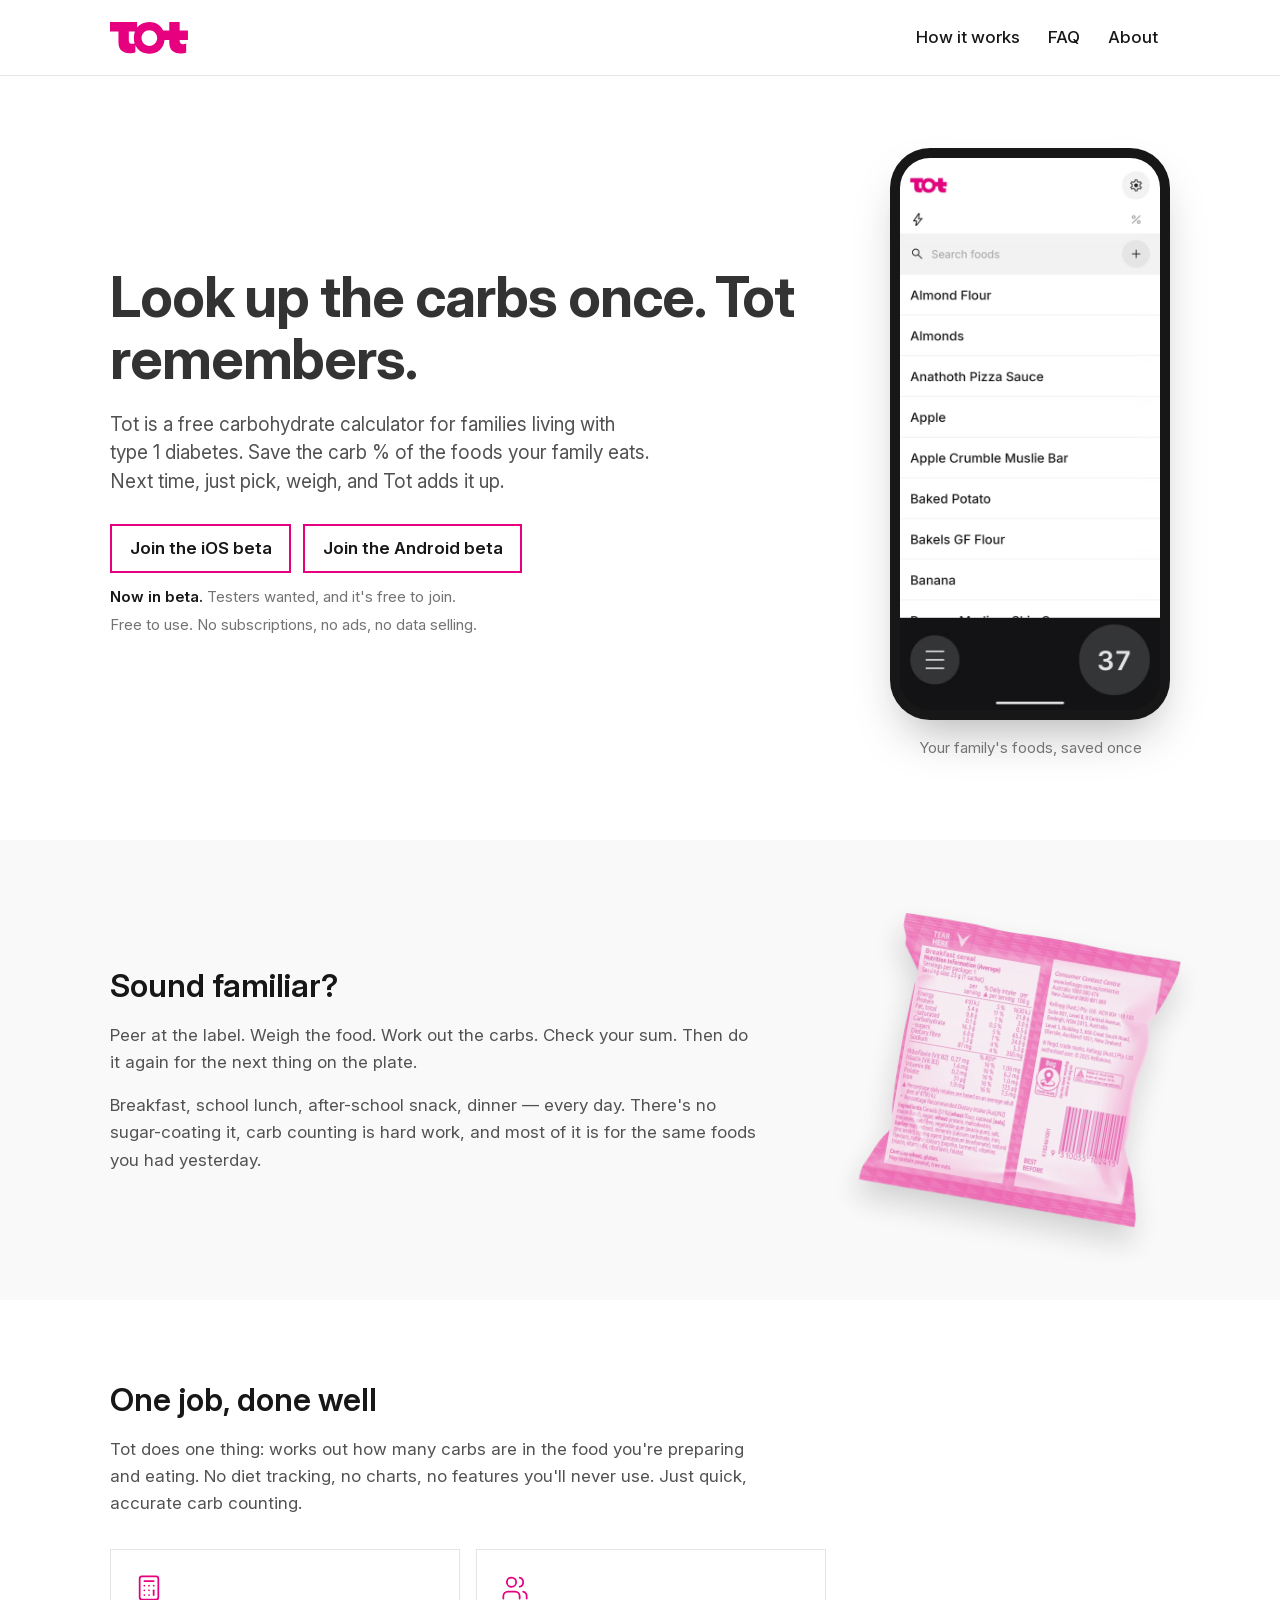
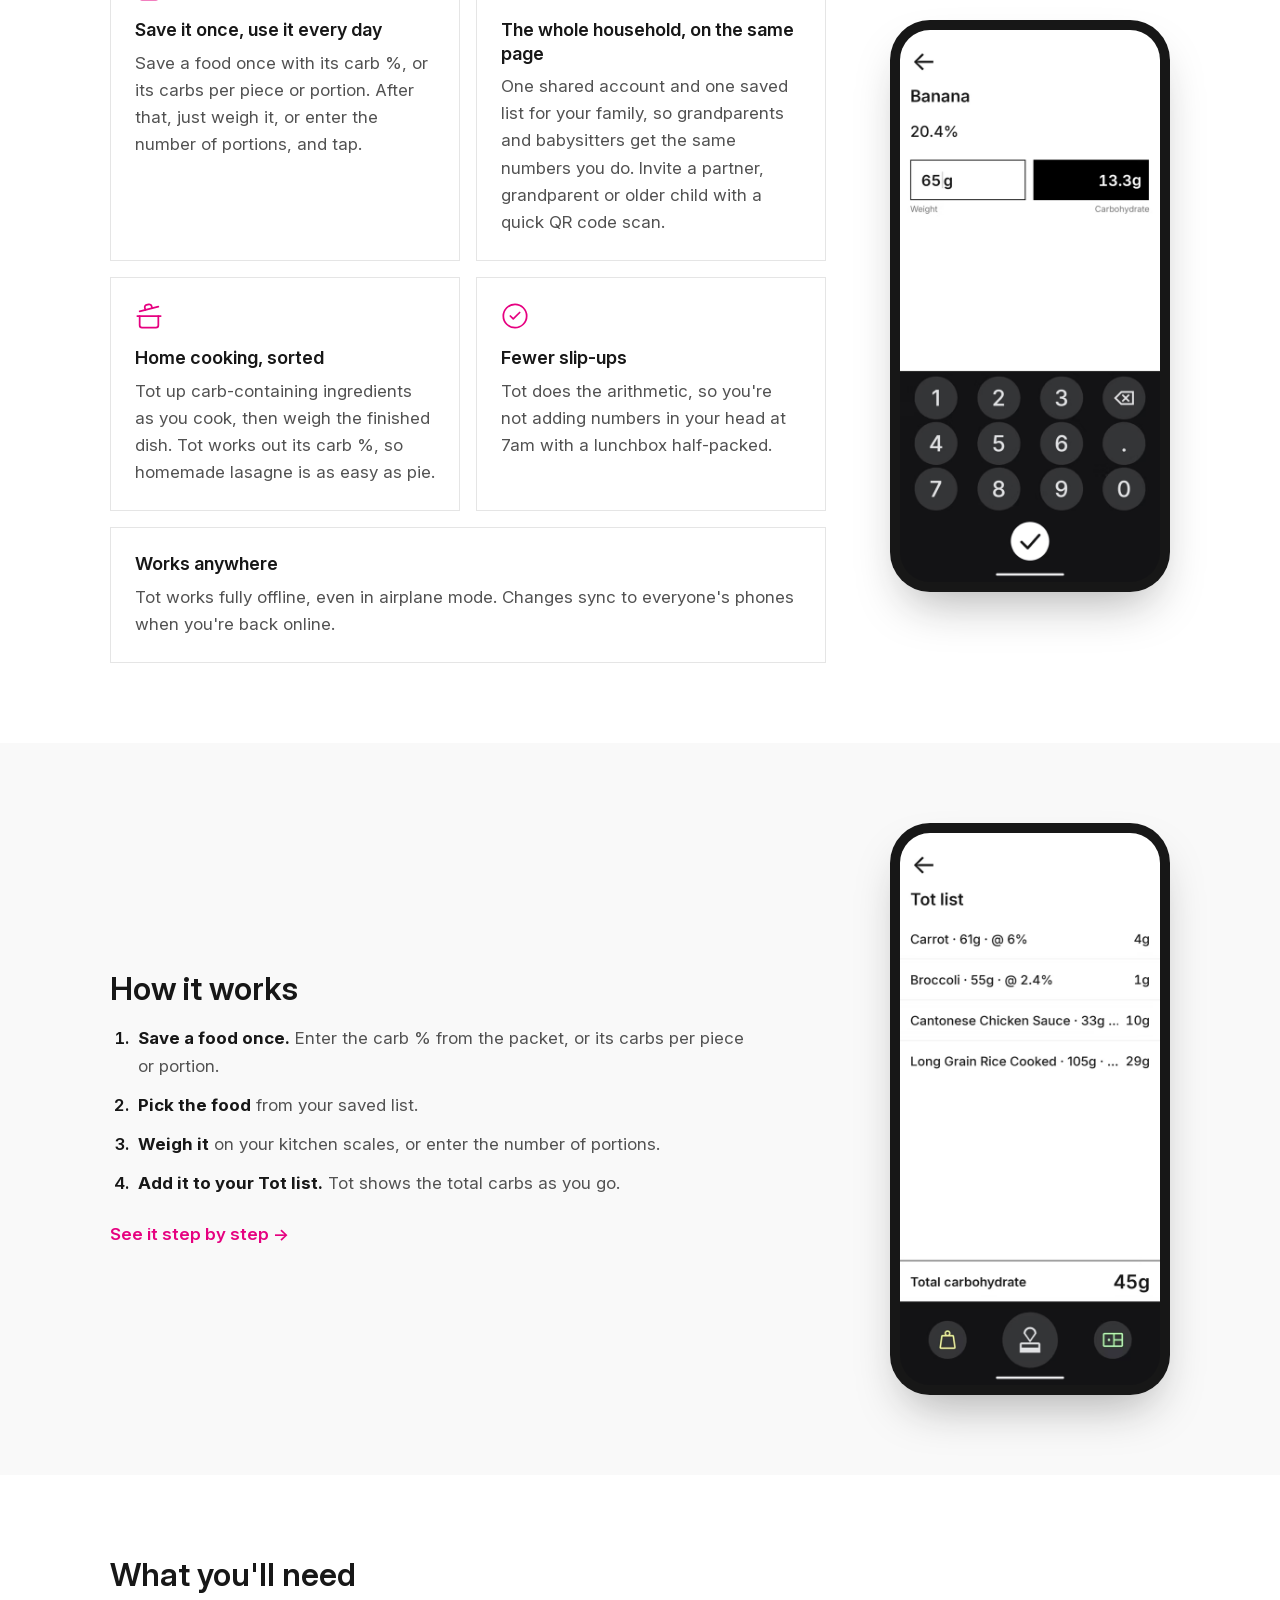
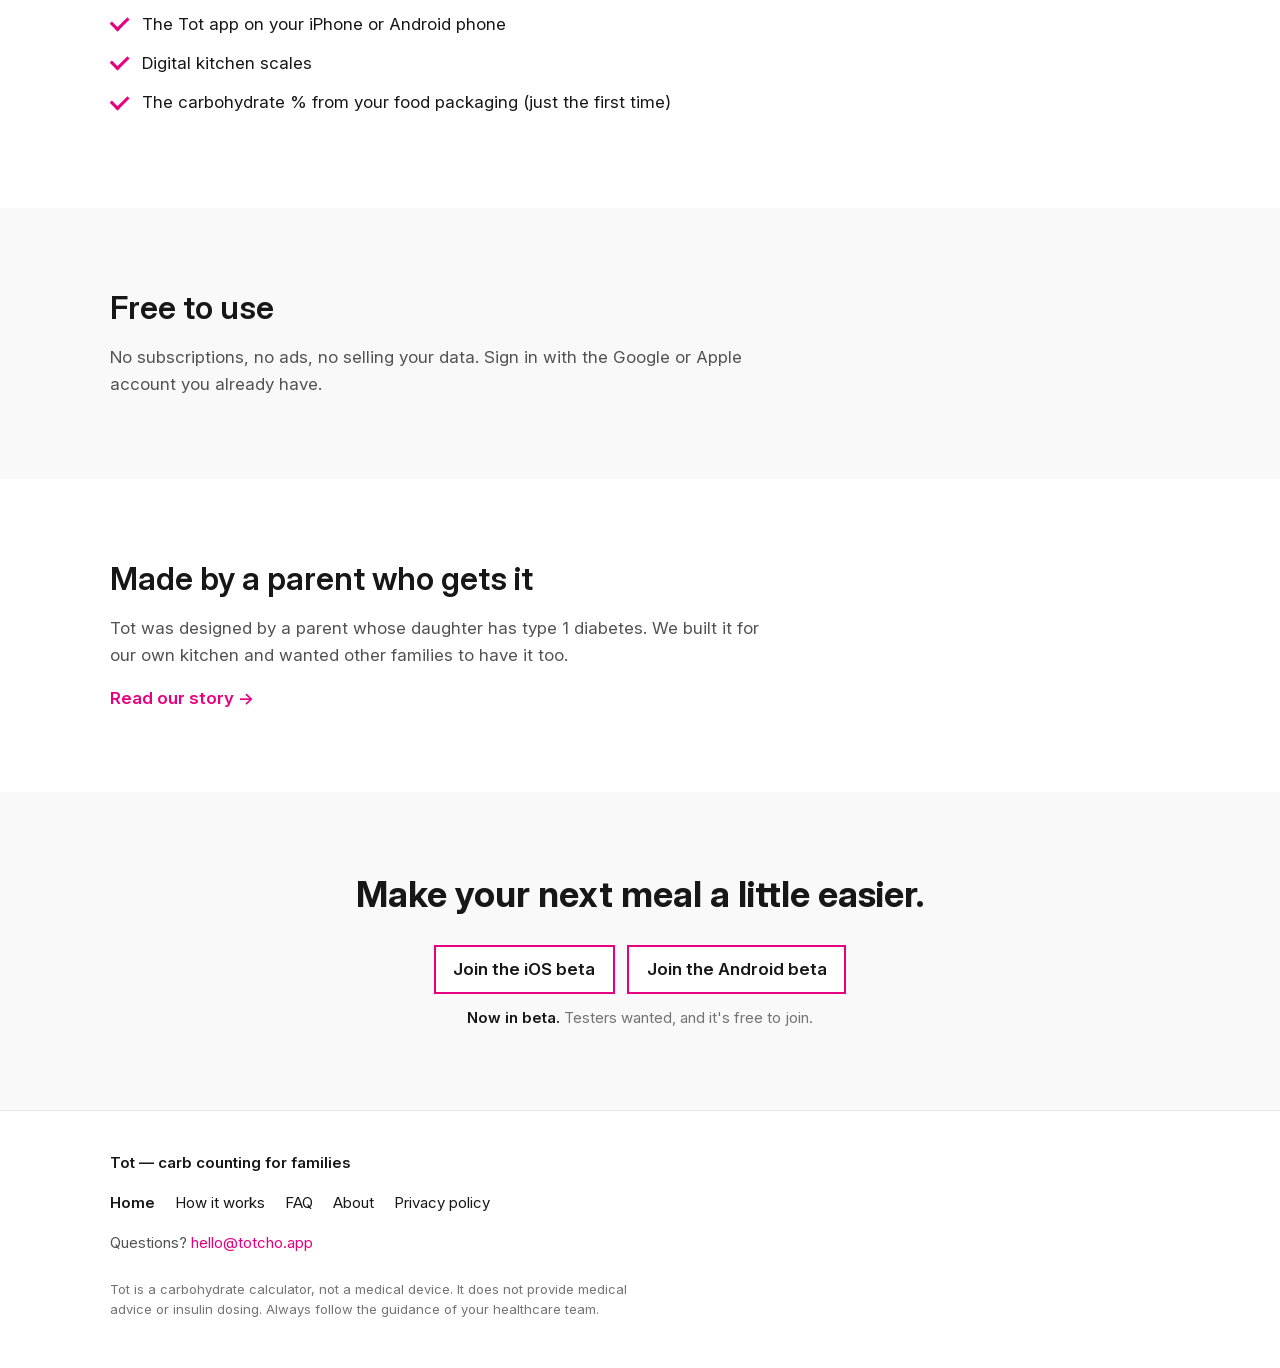
<file: index.html>
<!DOCTYPE html>
<html lang="en-NZ">
  <head>
    <meta charset="utf-8" />
    <meta name="viewport" content="width=device-width, initial-scale=1" />
    <!-- Google tag (gtag.js) -->
    <script async src="https://www.googletagmanager.com/gtag/js?id=G-PL2WRP15CT"></script>
    <script>
      window.dataLayer = window.dataLayer || [];
      function gtag(){dataLayer.push(arguments);}
      gtag('js', new Date());

      gtag('config', 'G-PL2WRP15CT');
    </script>
    <title>Tot — your family's own carb list for type 1 diabetes</title>
    <meta
      name="description"
      content="Save your family's foods once with their carb %. Then just pick, weigh, and Tot adds up the carbs. Free for families living with type 1 diabetes. No ads, no subscriptions."
    />
    <link rel="canonical" href="https://totcho.app/" />
    <meta name="theme-color" content="#E60080" />

    <meta property="og:type" content="website" />
    <meta property="og:title" content="Tot — your family's own carb list for type 1 diabetes" />
    <meta
      property="og:description"
      content="Save your family's foods once with their carb %. Then just pick, weigh, and Tot adds up the carbs. Free for families living with type 1 diabetes. No ads, no subscriptions."
    />
    <meta property="og:url" content="https://totcho.app/" />
    <meta property="og:image" content="https://totcho.app/images/og-image.png" />
    <meta name="twitter:card" content="summary_large_image" />

    <link rel="icon" href="/favicon/favicon.ico" sizes="32x32" />
    <link rel="icon" href="/favicon/favicon.svg" type="image/svg+xml" />
    <link rel="icon" href="/favicon/favicon-96x96.png" type="image/png" sizes="96x96" />
    <link rel="apple-touch-icon" href="/favicon/apple-touch-icon.png" />
    <link rel="manifest" href="/favicon/site.webmanifest" />
    <link rel="preload" href="/fonts/InterVariable-latin.woff2" as="font" type="font/woff2" crossorigin />
    <link rel="stylesheet" href="/styles.css" />
    <script src="/scripts/site-config.js?v=2"></script>
    <script src="/scripts/header.js" defer></script>

    <script type="application/ld+json">
      {
        "@context": "https://schema.org",
        "@type": "SoftwareApplication",
        "name": "Tot",
        "operatingSystem": "iOS, Android",
        "applicationCategory": "HealthApplication",
        "description": "A free carb counting app for families living with type 1 diabetes.",
        "url": "https://totcho.app/",
        "offers": {
          "@type": "Offer",
          "price": "0",
          "priceCurrency": "NZD"
        }
      }
    </script>
  </head>
  <body class="site">
    <a class="skip-link" href="#main">Skip to content</a>

    <header class="site-header">
      <div class="container site-header-inner">
        <a class="site-logo" href="/" aria-current="page">
          <img src="/images/logo.svg" width="98" height="40" alt="Tot home" />
        </a>
        <nav class="site-nav" aria-label="Main">
          <ul>
            <li><a href="/how-it-works/">How it works</a></li>
            <li><a href="/faq/">FAQ</a></li>
            <li><a href="/about/">About</a></li>
          </ul>
        </nav>
      </div>
    </header>

    <main id="main">
      <section class="hero">
        <div class="container hero-grid">
          <div class="hero-text">
            <h1>Look up the carbs once. Tot remembers.</h1>
            <p class="lede">
              Tot is a free carbohydrate calculator for families living with type 1 diabetes. Save the
              carb % of the foods your family eats. Next time, just pick, weigh, and Tot adds it up.
            </p>
            <div class="get-tot">
              <div class="get-tot__beta">
                <a class="btn" href="/beta/?platform=iphone" data-beta-platform="iPhone">Join the iOS beta</a>
                <a class="btn" href="/beta/?platform=android" data-beta-platform="Android">Join the Android beta</a>
                <p class="get-tot__note"><strong>Now in beta.</strong> Testers wanted, and it's free to join.</p>
              </div>
              <div class="store-badges get-tot__live">
                <a data-store="app-store" href="#">
                  <img src="/images/badges/app-store.svg" width="162" height="48" alt="Download on the App Store" />
                </a>
                <a data-store="play-store" href="#">
                  <img src="/images/badges/google-play.svg" width="162" height="48" alt="Get it on Google Play" />
                </a>
              </div>
              <p class="hero-note">Free to use. No subscriptions, no ads, no data selling.</p>
            </div>
          </div>
          <figure class="phone-figure">
            <div class="phone">
              <picture>
                <source type="image/avif" srcset="/images/screenshots/home-list.avif" />
                <img
                  fetchpriority="high"
                  src="/images/screenshots/home-list.png"
                  width="1080"
                  height="2291"
                  alt="Tot's saved foods, listed A to Z with a search bar, and a running total of 38 g carbs"
                />
              </picture>
            </div>
            <figcaption>Your family's foods, saved once</figcaption>
          </figure>
        </div>
      </section>

      <section class="block block-tint" aria-labelledby="familiar">
        <div class="container split">
          <div class="prose">
            <h2 id="familiar">Sound familiar?</h2>
            <p>
              Peer at the label. Weigh the food. Work out the carbs. Check your sum. Then do it again for the
              next thing on the plate.
            </p>
            <p>
              Breakfast, school lunch, after-school snack, dinner — every day. There's no sugar-coating it,
              carb counting is hard work, and most of it is for the same foods you had yesterday.
            </p>
          </div>
          <figure class="photo photo-tilt">
            <picture>
              <source type="image/avif" srcset="/images/cereal-packet.avif" />
              <img
                src="/images/cereal-packet.png"
                width="1200"
                height="1200"
                loading="lazy"
                alt="Back of a breakfast cereal sachet, showing carbohydrate at 65.2 g per 100 g on the nutrition panel"
              />
            </picture>
          </figure>
        </div>
      </section>

      <section class="block" aria-labelledby="one-job">
        <div class="container">
          <div class="prose">
            <h2 id="one-job">One job, done well</h2>
            <p>
              Tot does one thing: works out how many carbs are in the food you're preparing and eating.
              No diet tracking, no charts, no features you'll never use. Just quick, accurate carb counting.
            </p>
          </div>
          <div class="split split-top">
            <!-- Card icons: Lucide (https://lucide.dev), ISC licence -->
            <ul class="card-grid">
              <li class="card">
                <svg class="card-icon" aria-hidden="true" focusable="false" viewBox="0 0 24 24" width="28" height="28">
                  <rect width="16" height="20" x="4" y="2" rx="2" />
                  <line x1="8" x2="16" y1="6" y2="6" />
                  <line x1="16" x2="16" y1="14" y2="18" />
                  <path d="M16 10h.01M12 10h.01M8 10h.01M12 14h.01M8 14h.01M12 18h.01M8 18h.01" />
                </svg>
                <h3>Save it once, use it every day</h3>
                <p>Save a food once with its carb %, or its carbs per piece or portion. After that, just weigh it, or enter the number of portions, and tap.</p>
              </li>
              <li class="card">
                <svg class="card-icon" aria-hidden="true" focusable="false" viewBox="0 0 24 24" width="28" height="28">
                  <path d="M16 21v-2a4 4 0 0 0-4-4H6a4 4 0 0 0-4 4v2" />
                  <path d="M16 3.128a4 4 0 0 1 0 7.744" />
                  <path d="M22 21v-2a4 4 0 0 0-3-3.87" />
                  <circle cx="9" cy="7" r="4" />
                </svg>
                <h3>The whole household, on the same page</h3>
                <p>
                  One shared account and one saved list for your family, so grandparents and babysitters get
                  the same numbers you do. Invite a partner, grandparent or older child with a quick QR code
                  scan.
                </p>
              </li>
              <li class="card">
                <svg class="card-icon" aria-hidden="true" focusable="false" viewBox="0 0 24 24" width="28" height="28">
                  <path d="M2 12h20" />
                  <path d="M20 12v8a2 2 0 0 1-2 2H6a2 2 0 0 1-2-2v-8" />
                  <path d="m4 8 16-4" />
                  <path d="m8.86 6.78-.45-1.81a2 2 0 0 1 1.45-2.43l1.94-.48a2 2 0 0 1 2.43 1.46l.45 1.8" />
                </svg>
                <h3>Home cooking, sorted</h3>
                <p>
                  Tot up carb-containing ingredients as you cook, then weigh the finished dish. Tot works out
                  its carb %, so homemade lasagne is as easy as pie.
                </p>
              </li>
              <li class="card">
                <svg class="card-icon" aria-hidden="true" focusable="false" viewBox="0 0 24 24" width="28" height="28">
                  <circle cx="12" cy="12" r="10" />
                  <path d="m16 9-5.5 5.5L8 12" />
                </svg>
                <h3>Fewer slip-ups</h3>
                <p>
                  Tot does the arithmetic, so you're not adding numbers in your head at 7am with a lunchbox
                  half-packed.
                </p>
              </li>
              <li class="card">
                <h3>Works anywhere</h3>
                <p>
                  Tot works fully offline, even in airplane mode. Changes sync to everyone's phones when
                  you're back online.
                </p>
              </li>
            </ul>
            <figure class="phone">
              <picture>
                <source type="image/avif" srcset="/images/screenshots/home-weigh.avif" />
                <img
                  src="/images/screenshots/home-weigh.png"
                  width="1080"
                  height="2291"
                  loading="lazy"
                  alt="Weighing 65 g of banana at 20.4% carbohydrate in Tot, giving 13.3 g carbs"
                />
              </picture>
            </figure>
          </div>
        </div>
      </section>

      <section class="block block-tint" aria-labelledby="how">
        <div class="container split">
          <div class="prose">
            <h2 id="how">How it works</h2>
            <ol class="steps">
              <li><strong>Save a food once.</strong> Enter the carb % from the packet, or its carbs per piece or portion.</li>
              <li><strong>Pick the food</strong> from your saved list.</li>
              <li><strong>Weigh it</strong> on your kitchen scales, or enter the number of portions.</li>
              <li><strong>Add it to your Tot list.</strong> Tot shows the total carbs as you go.</li>
            </ol>
            <p><a class="arrow-link" href="/how-it-works/">See it step by step →</a></p>
          </div>
          <figure class="phone">
            <picture>
              <source type="image/avif" srcset="/images/screenshots/tot-list.avif" />
              <img
                src="/images/screenshots/tot-list.png"
                width="1080"
                height="2291"
                loading="lazy"
                alt="Tot list with four foods, their weights and carbs, adding up to 45 g total carbohydrate"
              />
            </picture>
          </figure>
        </div>
      </section>

      <section class="block" aria-labelledby="need">
        <div class="container prose">
          <h2 id="need">What you'll need</h2>
          <ul class="ticks">
            <li>The Tot app on your iPhone or Android phone</li>
            <li>Digital kitchen scales</li>
            <li>The carbohydrate % from your food packaging (just the first time)</li>
          </ul>
        </div>
      </section>

      <section class="block block-tint" aria-labelledby="free">
        <div class="container prose">
          <h2 id="free">Free to use</h2>
          <p>
            No subscriptions, no ads, no selling your data. Sign in with the Google or Apple account you
            already have.
          </p>
        </div>
      </section>

      <section class="block" aria-labelledby="parent">
        <div class="container prose">
          <h2 id="parent">Made by a parent who gets it</h2>
          <p>
            Tot was designed by a parent whose daughter has type 1 diabetes. We built it for our own kitchen
            and wanted other families to have it too.
          </p>
          <p><a class="arrow-link" href="/about/">Read our story →</a></p>
        </div>
      </section>

      <section class="cta-band" aria-labelledby="cta">
        <div class="container">
          <h2 id="cta">Make your next meal a little easier.</h2>
          <div class="get-tot">
            <div class="get-tot__beta">
              <a class="btn" href="/beta/?platform=iphone" data-beta-platform="iPhone">Join the iOS beta</a>
              <a class="btn" href="/beta/?platform=android" data-beta-platform="Android">Join the Android beta</a>
              <p class="get-tot__note"><strong>Now in beta.</strong> Testers wanted, and it's free to join.</p>
            </div>
            <div class="store-badges get-tot__live">
              <a data-store="app-store" href="#">
                <img src="/images/badges/app-store.svg" width="162" height="48" alt="Download on the App Store" />
              </a>
              <a data-store="play-store" href="#">
                <img src="/images/badges/google-play.svg" width="162" height="48" alt="Get it on Google Play" />
              </a>
            </div>
          </div>
        </div>
      </section>
    </main>

    <footer class="site-footer">
      <div class="container">
        <p class="site-footer-brand">Tot — carb counting for families</p>
        <nav aria-label="Footer">
          <ul class="site-footer-links">
            <li><a href="/" aria-current="page">Home</a></li>
            <li><a href="/how-it-works/">How it works</a></li>
            <li><a href="/faq/">FAQ</a></li>
            <li><a href="/about/">About</a></li>
            <li><a href="/privacy/">Privacy policy</a></li>
          </ul>
        </nav>
        <p>Questions? <a href="mailto:hello@totcho.app">hello@totcho.app</a></p>
        <p class="disclaimer">
          Tot is a carbohydrate calculator, not a medical device. It does not provide medical advice or
          insulin dosing. Always follow the guidance of your healthcare team.
        </p>
      </div>
    </footer>

    <dialog class="beta-dialog" id="beta-dialog" aria-labelledby="beta-dialog-title">
      <div class="beta-dialog__body">
        <h2 id="beta-dialog-title">Join the iOS beta</h2>
        <div data-beta-panel="ios">
          <p>
            Install Apple's free TestFlight app from the
            <a data-beta-link="testflight-app" href="#" target="_blank" rel="noopener noreferrer">App Store</a>.
          </p>
          <p>Then tap <strong>Join the beta</strong> on your iPhone or iPad.</p>
          <p>Tot installs through TestFlight. Updates show up there too.</p>
          <p>
            <a class="btn" data-beta-link="ios" href="#" target="_blank" rel="noopener noreferrer">Join the beta</a>
          </p>
        </div>
        <div data-beta-panel="android" hidden>
          <ol class="steps">
            <li>
              <strong>Join our tester group.</strong>
              Sign in with the Google account you use for the Play Store, then tap Join group.
              <p>
                <a class="btn" data-beta-link="android-group" href="#" target="_blank" rel="noopener noreferrer">Join group</a>
              </p>
            </li>
            <li>
              <strong>Become a tester and install.</strong>
              Tap "Become a tester", then use the "Download it on Google Play" link on that page.
              <p>
                <a class="btn" data-beta-link="android-optin" href="#" target="_blank" rel="noopener noreferrer">Become a tester</a>
              </p>
            </li>
          </ol>
          <p class="fine-print">
            If step 2 says the app isn't available, wait a few minutes after joining the group and try again.
          </p>
        </div>
        <p>
          It's a beta. Please use Tot a few times a week over the next couple of weeks, and send feedback from
          inside the app, or email <a href="mailto:hello@totcho.app">hello@totcho.app</a> if you have any questions.
        </p>
      </div>
      <button type="button" class="btn btn-secondary" id="beta-close">Not now</button>
    </dialog>
  </body>
</html>
</file>
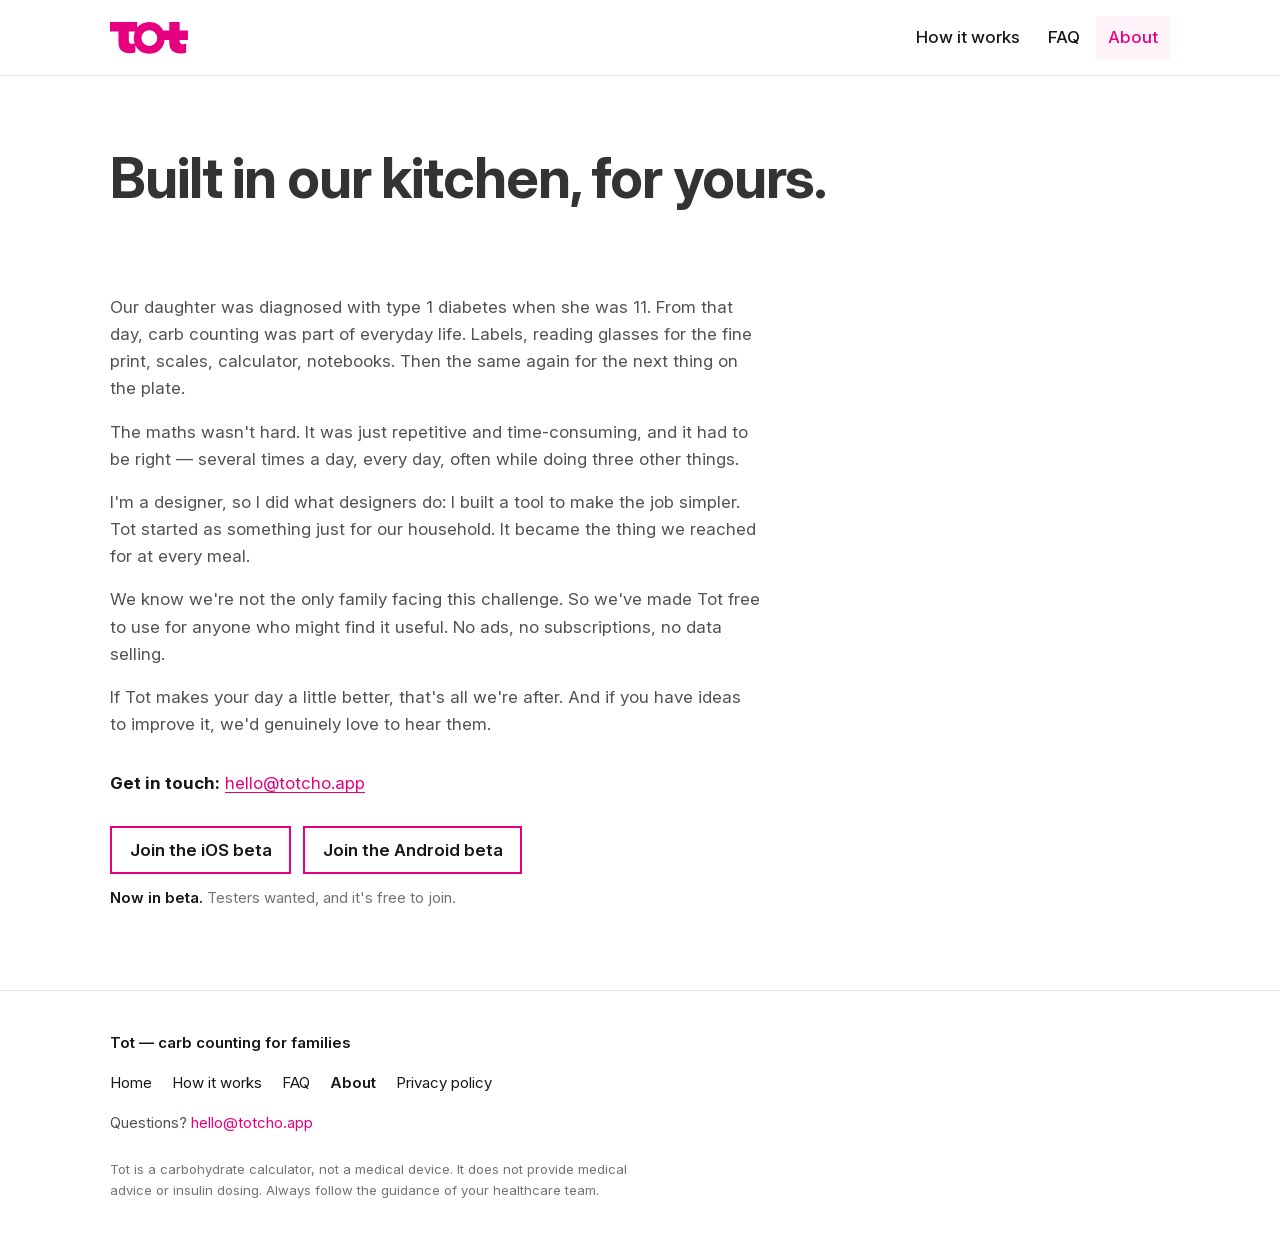
<file: about/index.html>
<!DOCTYPE html>
<html lang="en-NZ">
  <head>
    <meta charset="utf-8" />
    <meta name="viewport" content="width=device-width, initial-scale=1" />
    <!-- Google tag (gtag.js) -->
    <script async src="https://www.googletagmanager.com/gtag/js?id=G-PL2WRP15CT"></script>
    <script>
      window.dataLayer = window.dataLayer || [];
      function gtag(){dataLayer.push(arguments);}
      gtag('js', new Date());

      gtag('config', 'G-PL2WRP15CT');
    </script>
    <title>About Tot — Carb counting, from a diabetes family</title>
    <meta
      name="description"
      content="Tot is a carb counting app made by a family living with type 1 diabetes, to make the daily sums lighter. Free to use."
    />
    <link rel="canonical" href="https://totcho.app/about/" />
    <meta name="theme-color" content="#E60080" />

    <meta property="og:type" content="website" />
    <meta property="og:title" content="About Tot — Carb counting, from a diabetes family" />
    <meta
      property="og:description"
      content="Tot is a carb counting app made by a family living with type 1 diabetes, to make the daily sums lighter. Free to use."
    />
    <meta property="og:url" content="https://totcho.app/about/" />
    <meta property="og:image" content="https://totcho.app/images/og-image.png" />
    <meta name="twitter:card" content="summary_large_image" />

    <link rel="icon" href="/favicon/favicon.ico" sizes="32x32" />
    <link rel="icon" href="/favicon/favicon.svg" type="image/svg+xml" />
    <link rel="icon" href="/favicon/favicon-96x96.png" type="image/png" sizes="96x96" />
    <link rel="apple-touch-icon" href="/favicon/apple-touch-icon.png" />
    <link rel="manifest" href="/favicon/site.webmanifest" />
    <link rel="preload" href="/fonts/InterVariable-latin.woff2" as="font" type="font/woff2" crossorigin />
    <link rel="stylesheet" href="/styles.css" />
    <script src="/scripts/site-config.js?v=2"></script>
    <script src="/scripts/header.js" defer></script>
  </head>
  <body class="site">
    <a class="skip-link" href="#main">Skip to content</a>

    <header class="site-header">
      <div class="container site-header-inner">
        <a class="site-logo" href="/">
          <img src="/images/logo.svg" width="98" height="40" alt="Tot home" />
        </a>
        <nav class="site-nav" aria-label="Main">
          <ul>
            <li><a href="/how-it-works/">How it works</a></li>
            <li><a href="/faq/">FAQ</a></li>
            <li><a href="/about/" aria-current="page">About</a></li>
          </ul>
        </nav>
      </div>
    </header>

    <main id="main">
      <section class="page-intro">
        <div class="container prose">
          <h1>Built in our kitchen, for yours.</h1>
        </div>
      </section>

      <section class="block about-story" aria-label="Our story">
        <div class="container prose">
          <p>
            Our daughter was diagnosed with type 1 diabetes when she was 11. From that day, carb counting was
            part of everyday life. Labels, reading glasses for the fine print, scales, calculator, notebooks.
            Then the same again for the next thing on the plate.
          </p>
          <p>
            The maths wasn't hard. It was just repetitive and time-consuming, and it had to be right — several
            times a day, every day, often while doing three other things.
          </p>
          <p>
            I'm a designer, so I did what designers do: I built a tool to make the job simpler. Tot started as
            something just for our household. It became the thing we reached for at every meal.
          </p>
          <!-- TODO: add <img src="/images/about-kitchen.jpg" alt="Kitchen scales and a phone running Tot on a bench"> -->
          <p>
            We know we're not the only family facing this challenge. So we've made Tot free to use for anyone who
            might find it useful. No ads, no subscriptions, no data selling.
          </p>
          <p>
            If Tot makes your day a little better, that's all we're after. And if you have ideas to improve it,
            we'd genuinely love to hear them.
          </p>
          <!-- TODO: owner's first name -->
          <p class="about-contact">
            <strong>Get in touch:</strong> <a href="mailto:hello@totcho.app">hello@totcho.app</a>
          </p>
          <div class="get-tot">
            <div class="get-tot__beta">
              <a class="btn" href="/beta/?platform=iphone" data-beta-platform="iPhone">Join the iOS beta</a>
              <a class="btn" href="/beta/?platform=android" data-beta-platform="Android">Join the Android beta</a>
              <p class="get-tot__note"><strong>Now in beta.</strong> Testers wanted, and it's free to join.</p>
            </div>
            <div class="store-badges get-tot__live">
              <a data-store="app-store" href="#">
                <img src="/images/badges/app-store.svg" width="162" height="48" alt="Download on the App Store" />
              </a>
              <a data-store="play-store" href="#">
                <img src="/images/badges/google-play.svg" width="162" height="48" alt="Get it on Google Play" />
              </a>
            </div>
          </div>
        </div>
      </section>
    </main>

    <footer class="site-footer">
      <div class="container">
        <p class="site-footer-brand">Tot — carb counting for families</p>
        <nav aria-label="Footer">
          <ul class="site-footer-links">
            <li><a href="/">Home</a></li>
            <li><a href="/how-it-works/">How it works</a></li>
            <li><a href="/faq/">FAQ</a></li>
            <li><a href="/about/" aria-current="page">About</a></li>
            <li><a href="/privacy/">Privacy policy</a></li>
          </ul>
        </nav>
        <p>Questions? <a href="mailto:hello@totcho.app">hello@totcho.app</a></p>
        <p class="disclaimer">
          Tot is a carbohydrate calculator, not a medical device. It does not provide medical advice or
          insulin dosing. Always follow the guidance of your healthcare team.
        </p>
      </div>
    </footer>

    <dialog class="beta-dialog" id="beta-dialog" aria-labelledby="beta-dialog-title">
      <div class="beta-dialog__body">
        <h2 id="beta-dialog-title">Join the iOS beta</h2>
        <div data-beta-panel="ios">
          <p>
            Install Apple's free TestFlight app from the
            <a data-beta-link="testflight-app" href="#" target="_blank" rel="noopener noreferrer">App Store</a>.
          </p>
          <p>Then tap <strong>Join the beta</strong> on your iPhone or iPad.</p>
          <p>Tot installs through TestFlight. Updates show up there too.</p>
          <p>
            <a class="btn" data-beta-link="ios" href="#" target="_blank" rel="noopener noreferrer">Join the beta</a>
          </p>
        </div>
        <div data-beta-panel="android" hidden>
          <ol class="steps">
            <li>
              <strong>Join our tester group.</strong>
              Sign in with the Google account you use for the Play Store, then tap Join group.
              <p>
                <a class="btn" data-beta-link="android-group" href="#" target="_blank" rel="noopener noreferrer">Join group</a>
              </p>
            </li>
            <li>
              <strong>Become a tester and install.</strong>
              Tap "Become a tester", then use the "Download it on Google Play" link on that page.
              <p>
                <a class="btn" data-beta-link="android-optin" href="#" target="_blank" rel="noopener noreferrer">Become a tester</a>
              </p>
            </li>
          </ol>
          <p class="fine-print">
            If step 2 says the app isn't available, wait a few minutes after joining the group and try again.
          </p>
        </div>
        <p>
          It's a beta. Please use Tot a few times a week over the next couple of weeks, and send feedback from
          inside the app, or email <a href="mailto:hello@totcho.app">hello@totcho.app</a> if you have any questions.
        </p>
      </div>
      <button type="button" class="btn btn-secondary" id="beta-close">Not now</button>
    </dialog>
  </body>
</html>
</file>
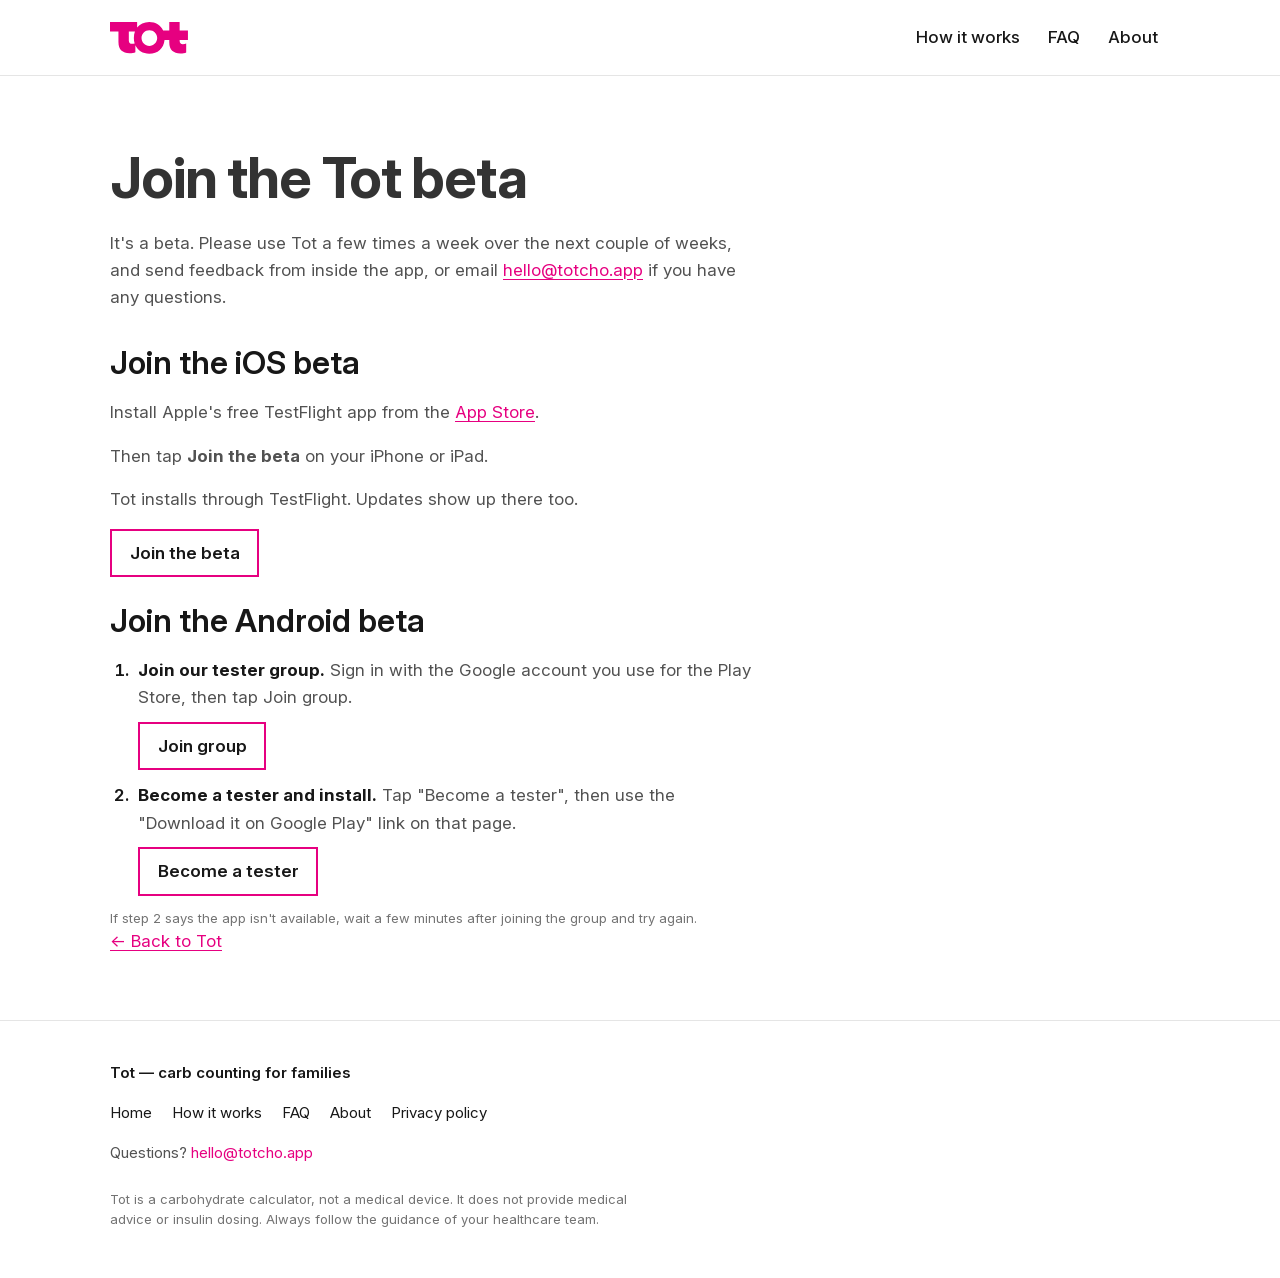
<file: beta/index.html>
<!DOCTYPE html>
<html lang="en-NZ">
  <head>
    <meta charset="utf-8" />
    <meta name="viewport" content="width=device-width, initial-scale=1" />
    <!-- Google tag (gtag.js) -->
    <script async src="https://www.googletagmanager.com/gtag/js?id=G-PL2WRP15CT"></script>
    <script>
      window.dataLayer = window.dataLayer || [];
      function gtag(){dataLayer.push(arguments);}
      gtag('js', new Date());

      gtag('config', 'G-PL2WRP15CT');
    </script>
    <title>Join the Tot beta — Carb counting for diabetes</title>
    <meta
      name="description"
      content="Join the Tot beta. On iPhone or iPad, install Tot through TestFlight. On Android, join the tester group, then install from Google Play."
    />
    <link rel="canonical" href="https://totcho.app/beta/" />
    <meta name="theme-color" content="#E60080" />

    <meta property="og:type" content="website" />
    <meta property="og:title" content="Join the Tot beta — Carb counting for diabetes" />
    <meta
      property="og:description"
      content="Join the Tot beta. On iPhone or iPad, install Tot through TestFlight. On Android, join the tester group, then install from Google Play."
    />
    <meta property="og:url" content="https://totcho.app/beta/" />
    <meta property="og:image" content="https://totcho.app/images/og-image.png" />
    <meta name="twitter:card" content="summary_large_image" />

    <link rel="icon" href="/favicon/favicon.ico" sizes="32x32" />
    <link rel="icon" href="/favicon/favicon.svg" type="image/svg+xml" />
    <link rel="icon" href="/favicon/favicon-96x96.png" type="image/png" sizes="96x96" />
    <link rel="apple-touch-icon" href="/favicon/apple-touch-icon.png" />
    <link rel="manifest" href="/favicon/site.webmanifest" />
    <link rel="preload" href="/fonts/InterVariable-latin.woff2" as="font" type="font/woff2" crossorigin />
    <link rel="stylesheet" href="/styles.css" />
    <script src="/scripts/site-config.js?v=2"></script>
    <script src="/scripts/header.js" defer></script>
  </head>
  <body class="site">
    <a class="skip-link" href="#main">Skip to content</a>

    <header class="site-header">
      <div class="container site-header-inner">
        <a class="site-logo" href="/">
          <img src="/images/logo.svg" width="98" height="40" alt="Tot home" />
        </a>
        <nav class="site-nav" aria-label="Main">
          <ul>
            <li><a href="/how-it-works/">How it works</a></li>
            <li><a href="/faq/">FAQ</a></li>
            <li><a href="/about/">About</a></li>
          </ul>
        </nav>
      </div>
    </header>

    <main id="main">
      <section class="page-intro">
        <div class="container prose">
          <h1>Join the Tot beta</h1>
          <p>
            It's a beta. Please use Tot a few times a week over the next couple of weeks, and send feedback from
            inside the app, or email <a href="mailto:hello@totcho.app">hello@totcho.app</a> if you have any questions.
          </p>

          <div class="beta-platforms">
            <section class="beta-platform beta-platform--ios" aria-labelledby="ios-beta">
              <h2 id="ios-beta">Join the iOS beta</h2>
              <p>
                Install Apple's free TestFlight app from the
                <a data-beta-link="testflight-app" href="#" target="_blank" rel="noopener noreferrer">App Store</a>.
              </p>
              <p>Then tap <strong>Join the beta</strong> on your iPhone or iPad.</p>
              <p>Tot installs through TestFlight. Updates show up there too.</p>
              <p>
                <a class="btn" data-beta-link="ios" href="#" target="_blank" rel="noopener noreferrer">Join the beta</a>
              </p>
            </section>

            <section class="beta-platform beta-platform--android" aria-labelledby="android-beta">
              <h2 id="android-beta">Join the Android beta</h2>
              <ol class="steps">
                <li>
                  <strong>Join our tester group.</strong>
                  Sign in with the Google account you use for the Play Store, then tap Join group.
                  <p>
                    <a class="btn" data-beta-link="android-group" href="#" target="_blank" rel="noopener noreferrer">Join group</a>
                  </p>
                </li>
                <li>
                  <strong>Become a tester and install.</strong>
                  Tap "Become a tester", then use the "Download it on Google Play" link on that page.
                  <p>
                    <a class="btn" data-beta-link="android-optin" href="#" target="_blank" rel="noopener noreferrer">Become a tester</a>
                  </p>
                </li>
              </ol>
              <p class="fine-print">
                If step 2 says the app isn't available, wait a few minutes after joining the group and try again.
              </p>
            </section>
          </div>

          <p><a href="/">← Back to Tot</a></p>
        </div>
      </section>
    </main>

    <footer class="site-footer">
      <div class="container">
        <p class="site-footer-brand">Tot — carb counting for families</p>
        <nav aria-label="Footer">
          <ul class="site-footer-links">
            <li><a href="/">Home</a></li>
            <li><a href="/how-it-works/">How it works</a></li>
            <li><a href="/faq/">FAQ</a></li>
            <li><a href="/about/">About</a></li>
            <li><a href="/privacy/">Privacy policy</a></li>
          </ul>
        </nav>
        <p>Questions? <a href="mailto:hello@totcho.app">hello@totcho.app</a></p>
        <p class="disclaimer">
          Tot is a carbohydrate calculator, not a medical device. It does not provide medical advice or
          insulin dosing. Always follow the guidance of your healthcare team.
        </p>
      </div>
    </footer>
  </body>
</html>
</file>
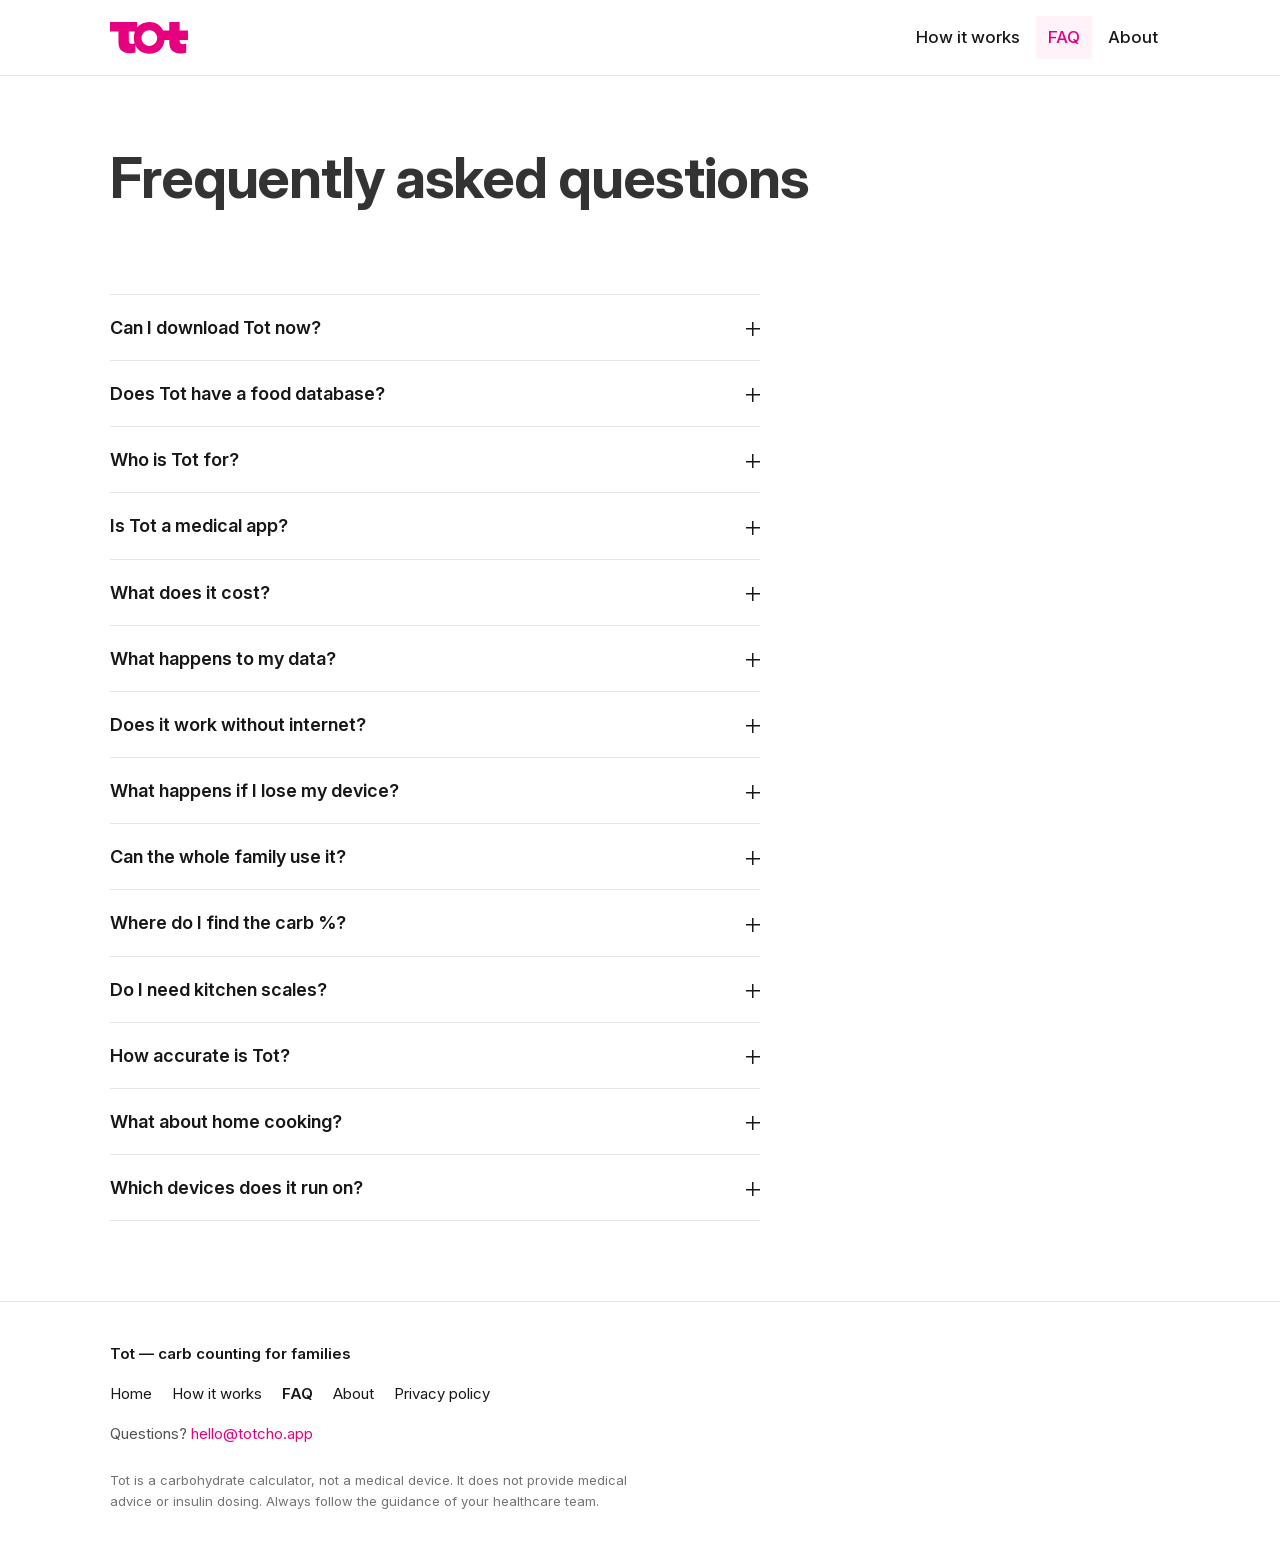
<file: faq/index.html>
<!DOCTYPE html>
<html lang="en-NZ">
  <head>
    <meta charset="utf-8" />
    <meta name="viewport" content="width=device-width, initial-scale=1" />
    <!-- Google tag (gtag.js) -->
    <script async src="https://www.googletagmanager.com/gtag/js?id=G-PL2WRP15CT"></script>
    <script>
      window.dataLayer = window.dataLayer || [];
      function gtag(){dataLayer.push(arguments);}
      gtag('js', new Date());

      gtag('config', 'G-PL2WRP15CT');
    </script>
    <title>Carb counting FAQ — Tot for diabetes families</title>
    <meta
      name="description"
      content="FAQ on carb counting with Tot: cost, privacy, accuracy, and what the app does for families living with diabetes."
    />
    <link rel="canonical" href="https://totcho.app/faq/" />
    <meta name="theme-color" content="#E60080" />

    <meta property="og:type" content="website" />
    <meta property="og:title" content="Carb counting FAQ — Tot for diabetes families" />
    <meta
      property="og:description"
      content="FAQ on carb counting with Tot: cost, privacy, accuracy, and what the app does for families living with diabetes."
    />
    <meta property="og:url" content="https://totcho.app/faq/" />
    <meta property="og:image" content="https://totcho.app/images/og-image.png" />
    <meta name="twitter:card" content="summary_large_image" />

    <link rel="icon" href="/favicon/favicon.ico" sizes="32x32" />
    <link rel="icon" href="/favicon/favicon.svg" type="image/svg+xml" />
    <link rel="icon" href="/favicon/favicon-96x96.png" type="image/png" sizes="96x96" />
    <link rel="apple-touch-icon" href="/favicon/apple-touch-icon.png" />
    <link rel="manifest" href="/favicon/site.webmanifest" />
    <link rel="preload" href="/fonts/InterVariable-latin.woff2" as="font" type="font/woff2" crossorigin />
    <link rel="stylesheet" href="/styles.css" />
    <script src="/scripts/site-config.js?v=2"></script>
    <script src="/scripts/header.js" defer></script>

    <script type="application/ld+json">
      {
        "@context": "https://schema.org",
        "@type": "FAQPage",
        "mainEntity": [
          {
            "@type": "Question",
            "name": "Can I download Tot now?",
            "acceptedAnswer": {
              "@type": "Answer",
              "text": "Tot is in beta testing, and we're looking for families to try it. It's free to join. Join the iOS beta or the Android beta at https://totcho.app/beta/, and you'll get the app before anyone else."
            }
          },
          {
            "@type": "Question",
            "name": "Does Tot have a food database?",
            "acceptedAnswer": {
              "@type": "Answer",
              "text": "No, and that's on purpose. Tot holds your family's own list: the brands you buy, with numbers you've checked yourself. You add each food once, using the packet or a carb reference you trust, and after that it's always there."
            }
          },
          {
            "@type": "Question",
            "name": "Who is Tot for?",
            "acceptedAnswer": {
              "@type": "Answer",
              "text": "Families living with type 1 diabetes, and anyone else who counts carbs in the food they cook and eat at home."
            }
          },
          {
            "@type": "Question",
            "name": "Is Tot a medical app?",
            "acceptedAnswer": {
              "@type": "Answer",
              "text": "No. Tot is a calculator. It adds up the carbs in your food. It doesn't give insulin doses, connect to pumps or CGMs, or offer medical advice. Use your total the way your diabetes team has shown you."
            }
          },
          {
            "@type": "Question",
            "name": "What does it cost?",
            "acceptedAnswer": {
              "@type": "Answer",
              "text": "Tot is free to use. No subscriptions, no ads, and no data selling. We built it for our own family and want others to benefit too."
            }
          },
          {
            "@type": "Question",
            "name": "What happens to my data?",
            "acceptedAnswer": {
              "@type": "Answer",
              "text": "We don't sell it, and we don't show ads. You sign in with your existing Google or Apple account. Read the full privacy policy at https://totcho.app/privacy/."
            }
          },
          {
            "@type": "Question",
            "name": "Does it work without internet?",
            "acceptedAnswer": {
              "@type": "Answer",
              "text": "Yes. Tot works fully offline. Changes sync to the other phones in your household when you're back online."
            }
          },
          {
            "@type": "Question",
            "name": "What happens if I lose my device?",
            "acceptedAnswer": {
              "@type": "Answer",
              "text": "No problem, just install the app on your new device and sign in with your Google or Apple account."
            }
          },
          {
            "@type": "Question",
            "name": "Can the whole family use it?",
            "acceptedAnswer": {
              "@type": "Answer",
              "text": "Yes. Create one household, then invite others by scanning a QR code. Everyone shares the same saved foods."
            }
          },
          {
            "@type": "Question",
            "name": "Where do I find the carb %?",
            "acceptedAnswer": {
              "@type": "Answer",
              "text": "On the nutrition information panel on the packet. Look for Carbohydrate in the per 100 g column — that number is the %. For example, 62 g per 100 g = 62%. For fresh food without a label, use a carb reference you trust, such as your diabetes team's carb lists or a food composition database. You can also save a food by its carbs per piece or portion instead."
            }
          },
          {
            "@type": "Question",
            "name": "Do I need kitchen scales?",
            "acceptedAnswer": {
              "@type": "Answer",
              "text": "Yes. Digital scales give the best results."
            }
          },
          {
            "@type": "Question",
            "name": "How accurate is Tot?",
            "acceptedAnswer": {
              "@type": "Answer",
              "text": "Tot's maths is exact. Your total is as accurate as the weights and carb % you enter — the same as working it out by hand, without the arithmetic errors."
            }
          },
          {
            "@type": "Question",
            "name": "What about home cooking?",
            "acceptedAnswer": {
              "@type": "Answer",
              "text": "Use a weigh-log. Tot up the carb-containing ingredients as you cook and save the list as a weigh-log. Then enter the weight of the finished dish, and Tot converts the log into a food with its own carb %, ready to weigh and serve like anything else."
            }
          },
          {
            "@type": "Question",
            "name": "Which devices does it run on?",
            "acceptedAnswer": {
              "@type": "Answer",
              "text": "Tot supports iOS 15.1 and later (iPhone and iPad) and Android 7.0 and later."
            }
          }
        ]
      }
    </script>
  </head>
  <body class="site">
    <a class="skip-link" href="#main">Skip to content</a>

    <header class="site-header">
      <div class="container site-header-inner">
        <a class="site-logo" href="/">
          <img src="/images/logo.svg" width="98" height="40" alt="Tot home" />
        </a>
        <nav class="site-nav" aria-label="Main">
          <ul>
            <li><a href="/how-it-works/">How it works</a></li>
            <li><a href="/faq/" aria-current="page">FAQ</a></li>
            <li><a href="/about/">About</a></li>
          </ul>
        </nav>
      </div>
    </header>

    <main id="main">
      <section class="page-intro">
        <div class="container prose">
          <h1>Frequently asked questions</h1>
        </div>
      </section>

      <section class="block faq-block" aria-label="Questions and answers">
        <div class="container prose">
          <div class="faq-list">
            <details class="faq-item">
              <summary>Can I download Tot now?</summary>
              <div class="faq-answer">
                <p>
                  Tot is in beta testing, and we're looking for families to try it. It's free to join.
                  <a href="/beta/?platform=iphone" data-beta-platform="iPhone">Join the iOS beta</a>
                  or
                  <a href="/beta/?platform=android" data-beta-platform="Android">join the Android beta</a>,
                  and you'll get the app before anyone else.
                </p>
              </div>
            </details>

            <details class="faq-item">
              <summary>Does Tot have a food database?</summary>
              <div class="faq-answer">
                <p>
                  No, and that's on purpose. Tot holds your family's own list: the brands you buy, with numbers you've checked yourself. You add each food once, using the packet or a
                  carb reference you trust, and after that it's always there.
                </p>
              </div>
            </details>
            <details class="faq-item">
              <summary>Who is Tot for?</summary>
              <div class="faq-answer">
                <p>
                  Families living with type 1 diabetes, and anyone else who counts carbs in the food they cook
                  and eat at home.
                </p>
              </div>
            </details>

            <details class="faq-item">
              <summary>Is Tot a medical app?</summary>
              <div class="faq-answer">
                <p>
                  No. Tot is a calculator. It adds up the carbs in your food. It doesn't give insulin doses,
                  connect to pumps or CGMs, or offer medical advice. Use your total the way your diabetes team
                  has shown you.
                </p>
              </div>
            </details>

            <details class="faq-item">
              <summary>What does it cost?</summary>
              <div class="faq-answer">
                <p>
                  Tot is free to use. No subscriptions, no ads, and no data selling. We built it for our own
                  family and want others to benefit too.
                </p>
              </div>
            </details>

            <details class="faq-item">
              <summary>What happens to my data?</summary>
              <div class="faq-answer">
                <p>
                  We don't sell it, and we don't show ads. You sign in with your existing Google or Apple
                  account. Read the full <a href="/privacy/">privacy policy</a>.
                </p>
              </div>
            </details>

            <details class="faq-item">
              <summary>Does it work without internet?</summary>
              <div class="faq-answer">
                <p>
                  Yes. Tot works fully offline. Changes sync to the other phones in your
                  household when you're back online.
                </p>
              </div>
            </details>

            <details class="faq-item">
              <summary>What happens if I lose my device?</summary>
              <div class="faq-answer">
                <p>
                  No problem, just install the app on your new device and sign in with your Google or Apple
                  account.
                </p>
              </div>
            </details>

            <details class="faq-item">
              <summary>Can the whole family use it?</summary>
              <div class="faq-answer">
                <p>
                  Yes. Create one household, then invite others by scanning a QR code. Everyone shares the same
                  saved foods.
                </p>
              </div>
            </details>

            <details class="faq-item">
              <summary>Where do I find the carb %?</summary>
              <div class="faq-answer">
                <p>
                  On the nutrition information panel on the packet. Look for <strong>Carbohydrate</strong> in
                  the <strong>per 100 g</strong> column — that number is the %. For example, 62 g per 100 g =
                  62%. For fresh food without a label, use a carb reference you trust, such as your diabetes team's
                  carb lists or a food composition database. You can also save a food by its carbs per piece or portion instead.
                </p>
              </div>
            </details>

            <details class="faq-item">
              <summary>Do I need kitchen scales?</summary>
              <div class="faq-answer">
                <p>Yes. Digital scales give the best results.</p>
              </div>
            </details>

            <details class="faq-item">
              <summary>How accurate is Tot?</summary>
              <div class="faq-answer">
                <p>
                  Tot's maths is exact. Your total is as accurate as the weights and carb % you enter — the
                  same as working it out by hand, without the arithmetic errors.
                </p>
              </div>
            </details>

            <details class="faq-item">
              <summary>What about home cooking?</summary>
              <div class="faq-answer">
                <p>
                  Use a weigh-log. Tot up the carb-containing ingredients as you cook and save the list as a
                  weigh-log. Then enter the weight of the finished dish, and Tot converts the log into a food
                  with its own carb %, ready to weigh and serve like anything else.
                </p>
              </div>
            </details>

            <details class="faq-item">
              <summary>Which devices does it run on?</summary>
              <div class="faq-answer">
                <p>Tot supports iOS 15.1 and later (iPhone and iPad) and Android 7.0 and later.</p>
              </div>
            </details>
          </div>
        </div>
      </section>
    </main>

    <footer class="site-footer">
      <div class="container">
        <p class="site-footer-brand">Tot — carb counting for families</p>
        <nav aria-label="Footer">
          <ul class="site-footer-links">
            <li><a href="/">Home</a></li>
            <li><a href="/how-it-works/">How it works</a></li>
            <li><a href="/faq/" aria-current="page">FAQ</a></li>
            <li><a href="/about/">About</a></li>
            <li><a href="/privacy/">Privacy policy</a></li>
          </ul>
        </nav>
        <p>Questions? <a href="mailto:hello@totcho.app">hello@totcho.app</a></p>
        <p class="disclaimer">
          Tot is a carbohydrate calculator, not a medical device. It does not provide medical advice or
          insulin dosing. Always follow the guidance of your healthcare team.
        </p>
      </div>
    </footer>

    <dialog class="beta-dialog" id="beta-dialog" aria-labelledby="beta-dialog-title">
      <div class="beta-dialog__body">
        <h2 id="beta-dialog-title">Join the iOS beta</h2>
        <div data-beta-panel="ios">
          <p>
            Install Apple's free TestFlight app from the
            <a data-beta-link="testflight-app" href="#" target="_blank" rel="noopener noreferrer">App Store</a>.
          </p>
          <p>Then tap <strong>Join the beta</strong> on your iPhone or iPad.</p>
          <p>Tot installs through TestFlight. Updates show up there too.</p>
          <p>
            <a class="btn" data-beta-link="ios" href="#" target="_blank" rel="noopener noreferrer">Join the beta</a>
          </p>
        </div>
        <div data-beta-panel="android" hidden>
          <ol class="steps">
            <li>
              <strong>Join our tester group.</strong>
              Sign in with the Google account you use for the Play Store, then tap Join group.
              <p>
                <a class="btn" data-beta-link="android-group" href="#" target="_blank" rel="noopener noreferrer">Join group</a>
              </p>
            </li>
            <li>
              <strong>Become a tester and install.</strong>
              Tap "Become a tester", then use the "Download it on Google Play" link on that page.
              <p>
                <a class="btn" data-beta-link="android-optin" href="#" target="_blank" rel="noopener noreferrer">Become a tester</a>
              </p>
            </li>
          </ol>
          <p class="fine-print">
            If step 2 says the app isn't available, wait a few minutes after joining the group and try again.
          </p>
        </div>
        <p>
          It's a beta. Please use Tot a few times a week over the next couple of weeks, and send feedback from
          inside the app, or email <a href="mailto:hello@totcho.app">hello@totcho.app</a> if you have any questions.
        </p>
      </div>
      <button type="button" class="btn btn-secondary" id="beta-close">Not now</button>
    </dialog>
  </body>
</html>
</file>
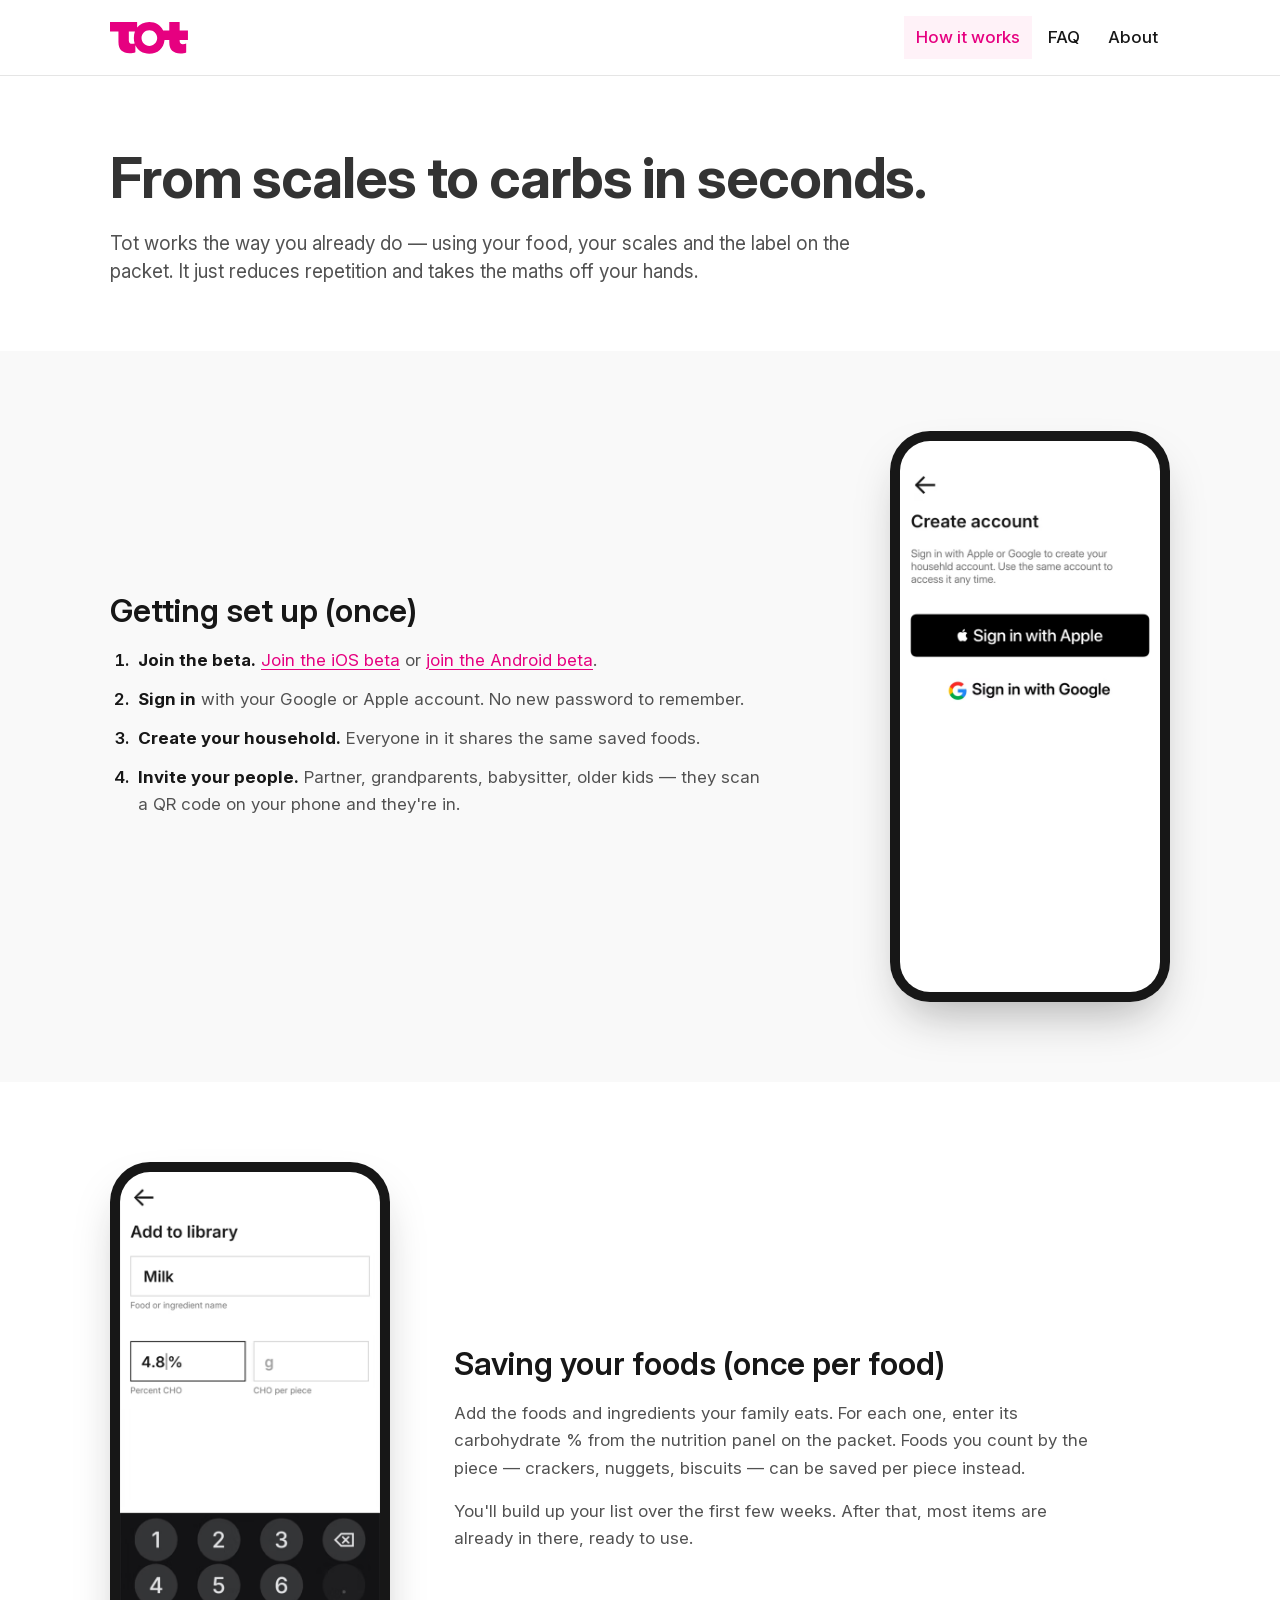
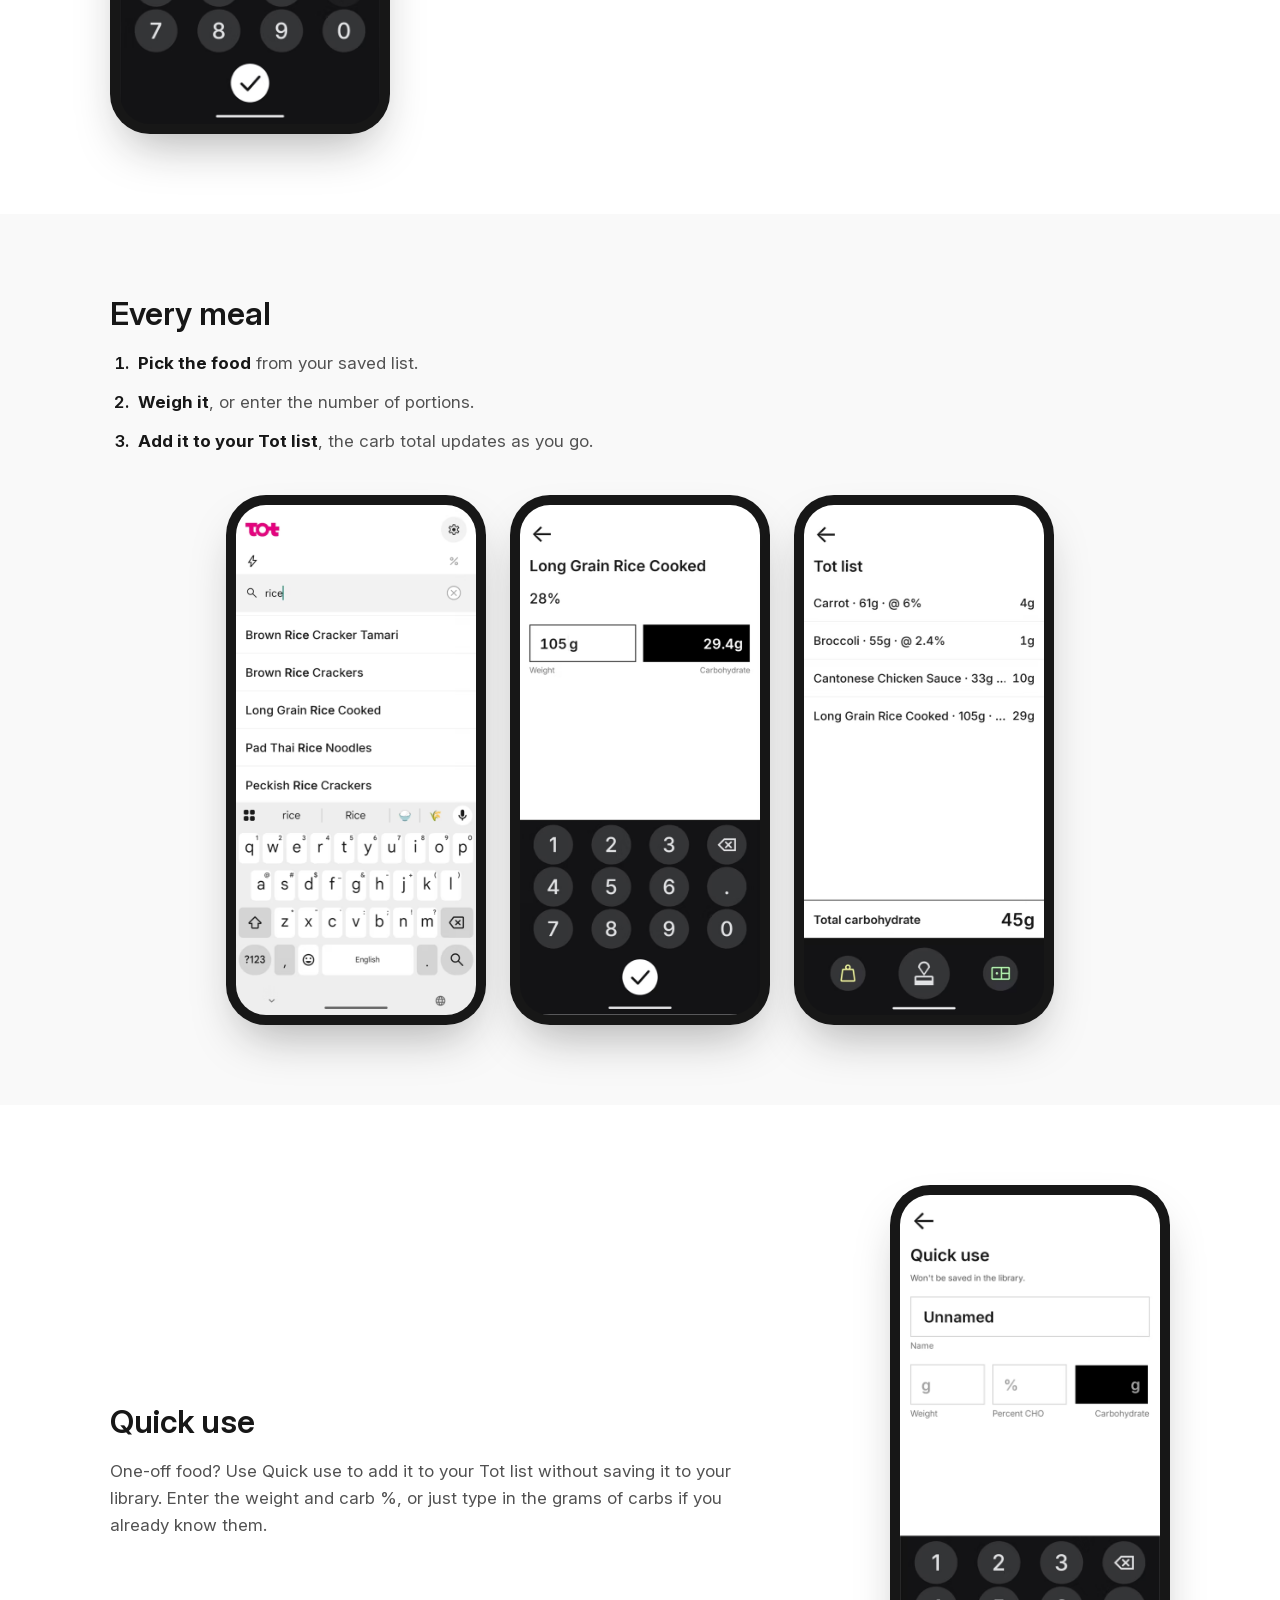
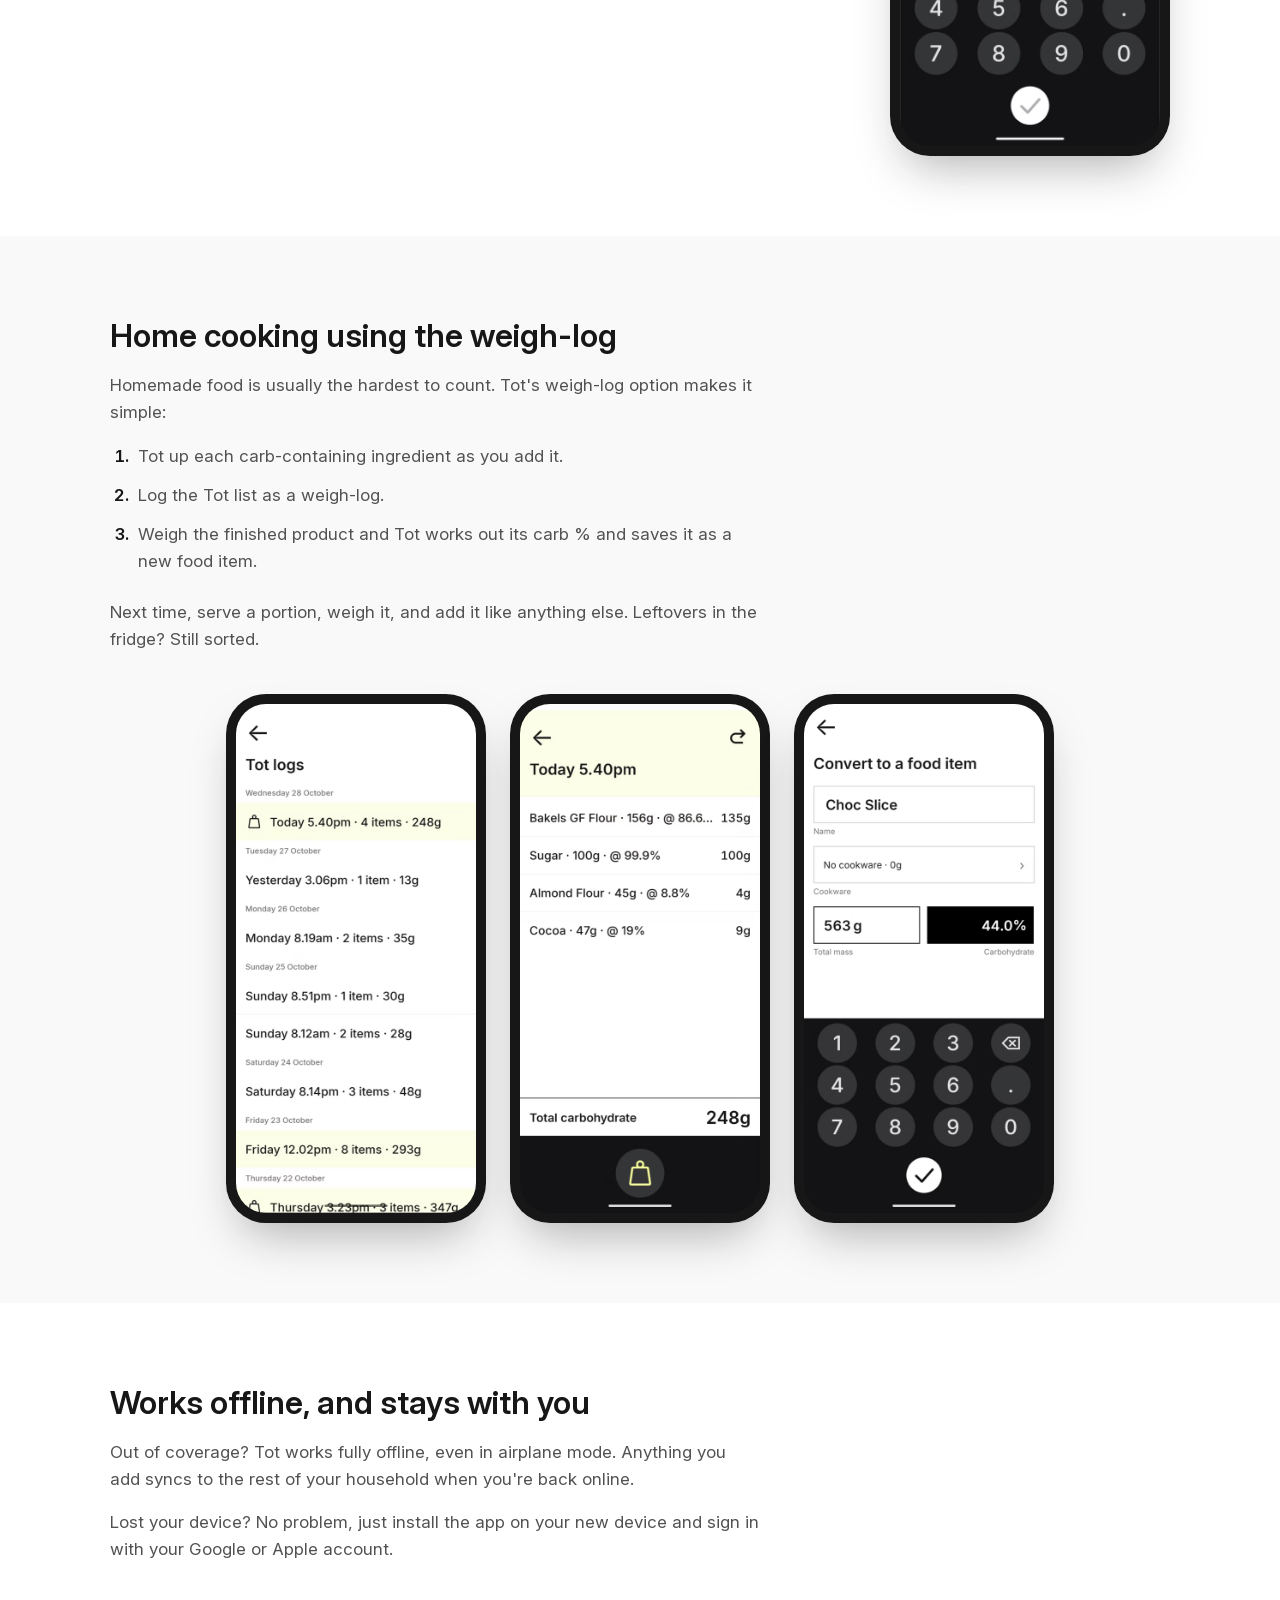
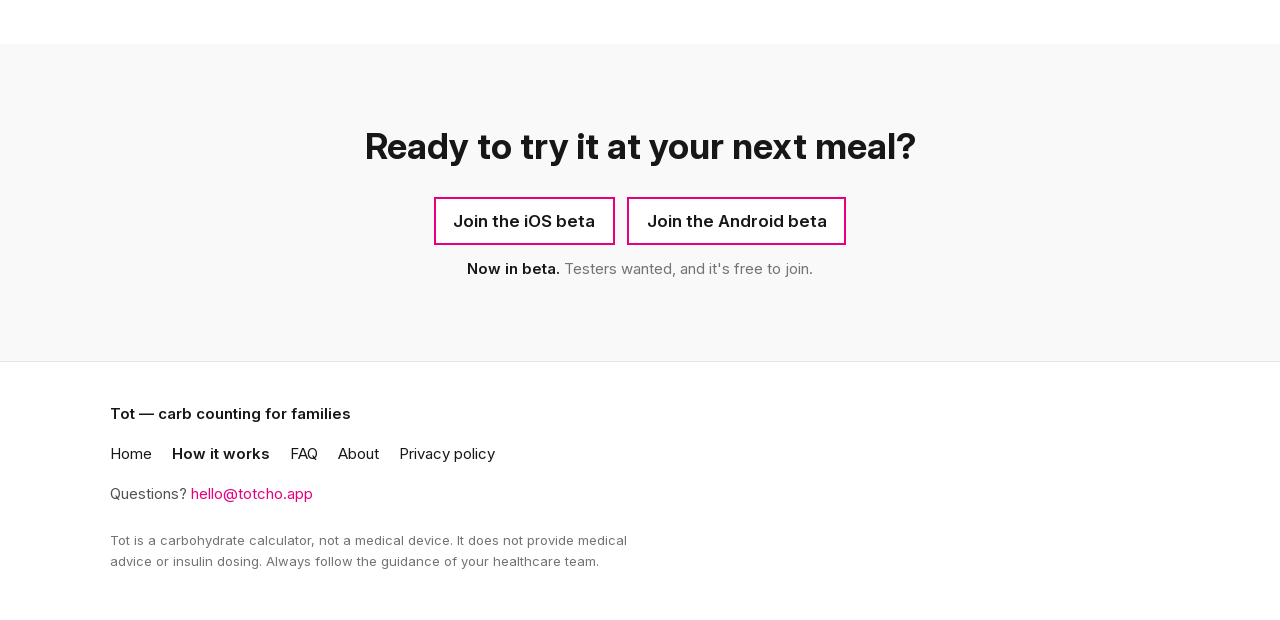
<file: how-it-works/index.html>
<!DOCTYPE html>
<html lang="en-NZ">
  <head>
    <meta charset="utf-8" />
    <meta name="viewport" content="width=device-width, initial-scale=1" />
    <!-- Google tag (gtag.js) -->
    <script async src="https://www.googletagmanager.com/gtag/js?id=G-PL2WRP15CT"></script>
    <script>
      window.dataLayer = window.dataLayer || [];
      function gtag(){dataLayer.push(arguments);}
      gtag('js', new Date());

      gtag('config', 'G-PL2WRP15CT');
    </script>
    <title>How Tot works — Carb counting for diabetes</title>
    <meta
      name="description"
      content="How families with diabetes use Tot for carb counting. Save a food once, weigh it, and the carb total updates. Home cooking included."
    />
    <link rel="canonical" href="https://totcho.app/how-it-works/" />
    <meta name="theme-color" content="#E60080" />

    <meta property="og:type" content="website" />
    <meta property="og:title" content="How Tot works — Carb counting for diabetes" />
    <meta
      property="og:description"
      content="How families with diabetes use Tot for carb counting. Save a food once, weigh it, and the carb total updates. Home cooking included."
    />
    <meta property="og:url" content="https://totcho.app/how-it-works/" />
    <meta property="og:image" content="https://totcho.app/images/og-image.png" />
    <meta name="twitter:card" content="summary_large_image" />

    <link rel="icon" href="/favicon/favicon.ico" sizes="32x32" />
    <link rel="icon" href="/favicon/favicon.svg" type="image/svg+xml" />
    <link rel="icon" href="/favicon/favicon-96x96.png" type="image/png" sizes="96x96" />
    <link rel="apple-touch-icon" href="/favicon/apple-touch-icon.png" />
    <link rel="manifest" href="/favicon/site.webmanifest" />
    <link rel="preload" href="/fonts/InterVariable-latin.woff2" as="font" type="font/woff2" crossorigin />
    <link rel="stylesheet" href="/styles.css" />
    <script src="/scripts/site-config.js?v=2"></script>
    <script src="/scripts/header.js" defer></script>
  </head>
  <body class="site">
    <a class="skip-link" href="#main">Skip to content</a>

    <header class="site-header">
      <div class="container site-header-inner">
        <a class="site-logo" href="/">
          <img src="/images/logo.svg" width="98" height="40" alt="Tot home" />
        </a>
        <nav class="site-nav" aria-label="Main">
          <ul>
            <li><a href="/how-it-works/" aria-current="page">How it works</a></li>
            <li><a href="/faq/">FAQ</a></li>
            <li><a href="/about/">About</a></li>
          </ul>
        </nav>
      </div>
    </header>

    <main id="main">
      <section class="page-intro">
        <div class="container prose">
          <h1>From scales to carbs in seconds.</h1>
          <p class="lede">
            Tot works the way you already do — using your food, your scales and the label on the packet. It
            just reduces repetition and takes the maths off your hands.
          </p>
        </div>
      </section>

      <section class="block block-tint" aria-labelledby="setup">
        <div class="container split">
          <div class="prose">
            <h2 id="setup">Getting set up (once)</h2>
            <ol class="steps">
              <li>
                <strong>Join the beta.</strong>
                <a href="/beta/?platform=iphone" data-beta-platform="iPhone">Join the iOS beta</a>
                or
                <a href="/beta/?platform=android" data-beta-platform="Android">join the Android beta</a>.
              </li>
              <li><strong>Sign in</strong> with your Google or Apple account. No new password to remember.</li>
              <li><strong>Create your household.</strong> Everyone in it shares the same saved foods.</li>
              <li>
                <strong>Invite your people.</strong> Partner, grandparents, babysitter, older kids — they scan
                a QR code on your phone and they're in.
              </li>
            </ol>
          </div>
          <figure class="phone">
            <picture>
              <source type="image/avif" srcset="/images/screenshots/sign-in-screen.avif" />
              <img
                src="/images/screenshots/sign-in-screen.png"
                width="1080"
                height="2291"
                loading="lazy"
                alt="Tot's Create account screen, with Sign in with Apple and Sign in with Google"
              />
            </picture>
          </figure>
        </div>
      </section>

      <section class="block" aria-labelledby="saving">
        <div class="container split split-flip">
          <div class="prose">
            <h2 id="saving">Saving your foods (once per food)</h2>
            <p>
              Add the foods and ingredients your family eats. For each one, enter its carbohydrate % from
              the nutrition panel on the packet. Foods you count by the piece — crackers, nuggets, biscuits —
              can be saved per piece instead.
            </p>
            <p>
              You'll build up your list over the first few weeks. After that, most items are already in
              there, ready to use.
            </p>
          </div>
          <figure class="phone">
            <picture>
              <source type="image/avif" srcset="/images/screenshots/add-food.avif" />
              <img
                src="/images/screenshots/add-food.png"
                width="1080"
                height="2291"
                loading="lazy"
                alt="Adding milk to the Tot library at 4.8% carbohydrate, with an optional carbs-per-piece field"
              />
            </picture>
          </figure>
        </div>
      </section>

      <section class="block block-tint" aria-labelledby="every-meal">
        <div class="container">
          <div class="prose">
            <h2 id="every-meal">Every meal</h2>
            <ol class="steps">
              <li><strong>Pick the food</strong> from your saved list.</li>
              <li><strong>Weigh it</strong>, or enter the number of portions.</li>
              <li><strong>Add it to your Tot list</strong>, the carb total updates as you go.</li>
            </ol>
          </div>
          <div class="phone-row" role="region" aria-label="Every meal, step by step" tabindex="0">
            <figure class="phone">
              <picture>
                <source type="image/avif" srcset="/images/screenshots/find-food.avif" />
                <img
                  src="/images/screenshots/find-food.png"
                  width="1080"
                  height="2291"
                  loading="lazy"
                  alt="Searching saved foods in Tot for rice"
                />
              </picture>
            </figure>
            <figure class="phone">
              <picture>
                <source type="image/avif" srcset="/images/screenshots/use-food.avif" />
                <img
                  src="/images/screenshots/use-food.png"
                  width="1080"
                  height="2291"
                  loading="lazy"
                  alt="Weighing 105 g of cooked rice in Tot, giving 29.4 g carbs"
                />
              </picture>
            </figure>
            <figure class="phone">
              <picture>
                <source type="image/avif" srcset="/images/screenshots/tot-list.avif" />
                <img
                  src="/images/screenshots/tot-list.png"
                  width="1080"
                  height="2291"
                  loading="lazy"
                  alt="Tot list with four foods, their weights and carbs, adding up to 45 g total carbohydrate"
                />
              </picture>
            </figure>
          </div>
        </div>
      </section>

      <section class="block" aria-labelledby="quick-use">
        <div class="container split">
          <div class="prose">
            <h2 id="quick-use">Quick use</h2>
            <p>
              One-off food? Use Quick use to add it to your Tot list without saving it to your library. Enter
              the weight and carb %, or just type in the grams of carbs if you already know them.
            </p>
          </div>
          <figure class="phone">
            <picture>
              <source type="image/avif" srcset="/images/screenshots/quick-use.avif" />
              <img
                src="/images/screenshots/quick-use.png"
                width="1080"
                height="2291"
                loading="lazy"
                alt="Tot's Quick use screen, with fields for weight, percent carbohydrate and grams of carbohydrate, and a note that the food won't be saved in the library"
              />
            </picture>
          </figure>
        </div>
      </section>

      <section class="block block-tint" aria-labelledby="weigh-log">
        <div class="container">
          <div class="prose">
            <h2 id="weigh-log">Home cooking using the <span class="nowrap">weigh-log</span></h2>
            <p>Homemade food is usually the hardest to count. Tot's weigh-log option makes it simple:</p>
            <ol class="steps">
              <li>Tot up each carb-containing ingredient as you add it.</li>
              <li>Log the Tot list as a weigh-log.</li>
              <li>
                Weigh the finished product and Tot works out its carb % and saves it as a new food item.
              </li>
            </ol>
            <p>
              Next time, serve a portion, weigh it, and add it like anything else. Leftovers in the fridge?
              Still sorted.
            </p>
          </div>
          <div class="phone-row" role="region" aria-label="Weigh-log, step by step" tabindex="0">
            <figure class="phone">
              <picture>
                <source type="image/avif" srcset="/images/screenshots/tot-logs.avif" />
                <img
                  src="/images/screenshots/tot-logs.png"
                  width="1080"
                  height="2291"
                  loading="lazy"
                  alt="Tot logs: past Tot lists by date, with today's 5.40pm weigh-log of 4 items and 248 g carbs at the top"
                />
              </picture>
            </figure>
            <figure class="phone">
              <picture>
                <source type="image/avif" srcset="/images/screenshots/weigh-log.avif" />
                <img
                  src="/images/screenshots/weigh-log.png"
                  width="1080"
                  height="2291"
                  loading="lazy"
                  alt="A weigh-log of four baking ingredients (gluten-free flour, sugar, almond flour and cocoa), totalling 248 g carbohydrate"
                />
              </picture>
            </figure>
            <figure class="phone">
              <picture>
                <source type="image/avif" srcset="/images/screenshots/convert.avif" />
                <img
                  src="/images/screenshots/convert.png"
                  width="1080"
                  height="2291"
                  loading="lazy"
                  alt="Converting the weigh-log into a food called Choc Slice: 563 g total, 44.0% carbohydrate"
                />
              </picture>
            </figure>
          </div>
        </div>
      </section>

      <section class="block" aria-labelledby="offline">
        <div class="container prose">
          <h2 id="offline">Works offline, and stays with you</h2>
          <p>
            Out of coverage? Tot works fully offline, even in airplane mode. Anything you add syncs to
            the rest of your household when you're back online.
          </p>
          <p>
            Lost your device? No problem, just install the app on your new device and sign in with your
            Google or Apple account.
          </p>
        </div>
      </section>

      <section class="cta-band" aria-labelledby="cta">
        <div class="container">
          <h2 id="cta">Ready to try it at your next meal?</h2>
          <div class="get-tot">
            <div class="get-tot__beta">
              <a class="btn" href="/beta/?platform=iphone" data-beta-platform="iPhone">Join the iOS beta</a>
              <a class="btn" href="/beta/?platform=android" data-beta-platform="Android">Join the Android beta</a>
              <p class="get-tot__note"><strong>Now in beta.</strong> Testers wanted, and it's free to join.</p>
            </div>
            <div class="store-badges get-tot__live">
              <a data-store="app-store" href="#">
                <img src="/images/badges/app-store.svg" width="162" height="48" alt="Download on the App Store" />
              </a>
              <a data-store="play-store" href="#">
                <img src="/images/badges/google-play.svg" width="162" height="48" alt="Get it on Google Play" />
              </a>
            </div>
          </div>
        </div>
      </section>
    </main>

    <footer class="site-footer">
      <div class="container">
        <p class="site-footer-brand">Tot — carb counting for families</p>
        <nav aria-label="Footer">
          <ul class="site-footer-links">
            <li><a href="/">Home</a></li>
            <li><a href="/how-it-works/" aria-current="page">How it works</a></li>
            <li><a href="/faq/">FAQ</a></li>
            <li><a href="/about/">About</a></li>
            <li><a href="/privacy/">Privacy policy</a></li>
          </ul>
        </nav>
        <p>Questions? <a href="mailto:hello@totcho.app">hello@totcho.app</a></p>
        <p class="disclaimer">
          Tot is a carbohydrate calculator, not a medical device. It does not provide medical advice or
          insulin dosing. Always follow the guidance of your healthcare team.
        </p>
      </div>
    </footer>

    <dialog class="beta-dialog" id="beta-dialog" aria-labelledby="beta-dialog-title">
      <div class="beta-dialog__body">
        <h2 id="beta-dialog-title">Join the iOS beta</h2>
        <div data-beta-panel="ios">
          <p>
            Install Apple's free TestFlight app from the
            <a data-beta-link="testflight-app" href="#" target="_blank" rel="noopener noreferrer">App Store</a>.
          </p>
          <p>Then tap <strong>Join the beta</strong> on your iPhone or iPad.</p>
          <p>Tot installs through TestFlight. Updates show up there too.</p>
          <p>
            <a class="btn" data-beta-link="ios" href="#" target="_blank" rel="noopener noreferrer">Join the beta</a>
          </p>
        </div>
        <div data-beta-panel="android" hidden>
          <ol class="steps">
            <li>
              <strong>Join our tester group.</strong>
              Sign in with the Google account you use for the Play Store, then tap Join group.
              <p>
                <a class="btn" data-beta-link="android-group" href="#" target="_blank" rel="noopener noreferrer">Join group</a>
              </p>
            </li>
            <li>
              <strong>Become a tester and install.</strong>
              Tap "Become a tester", then use the "Download it on Google Play" link on that page.
              <p>
                <a class="btn" data-beta-link="android-optin" href="#" target="_blank" rel="noopener noreferrer">Become a tester</a>
              </p>
            </li>
          </ol>
          <p class="fine-print">
            If step 2 says the app isn't available, wait a few minutes after joining the group and try again.
          </p>
        </div>
        <p>
          It's a beta. Please use Tot a few times a week over the next couple of weeks, and send feedback from
          inside the app, or email <a href="mailto:hello@totcho.app">hello@totcho.app</a> if you have any questions.
        </p>
      </div>
      <button type="button" class="btn btn-secondary" id="beta-close">Not now</button>
    </dialog>
  </body>
</html>
</file>
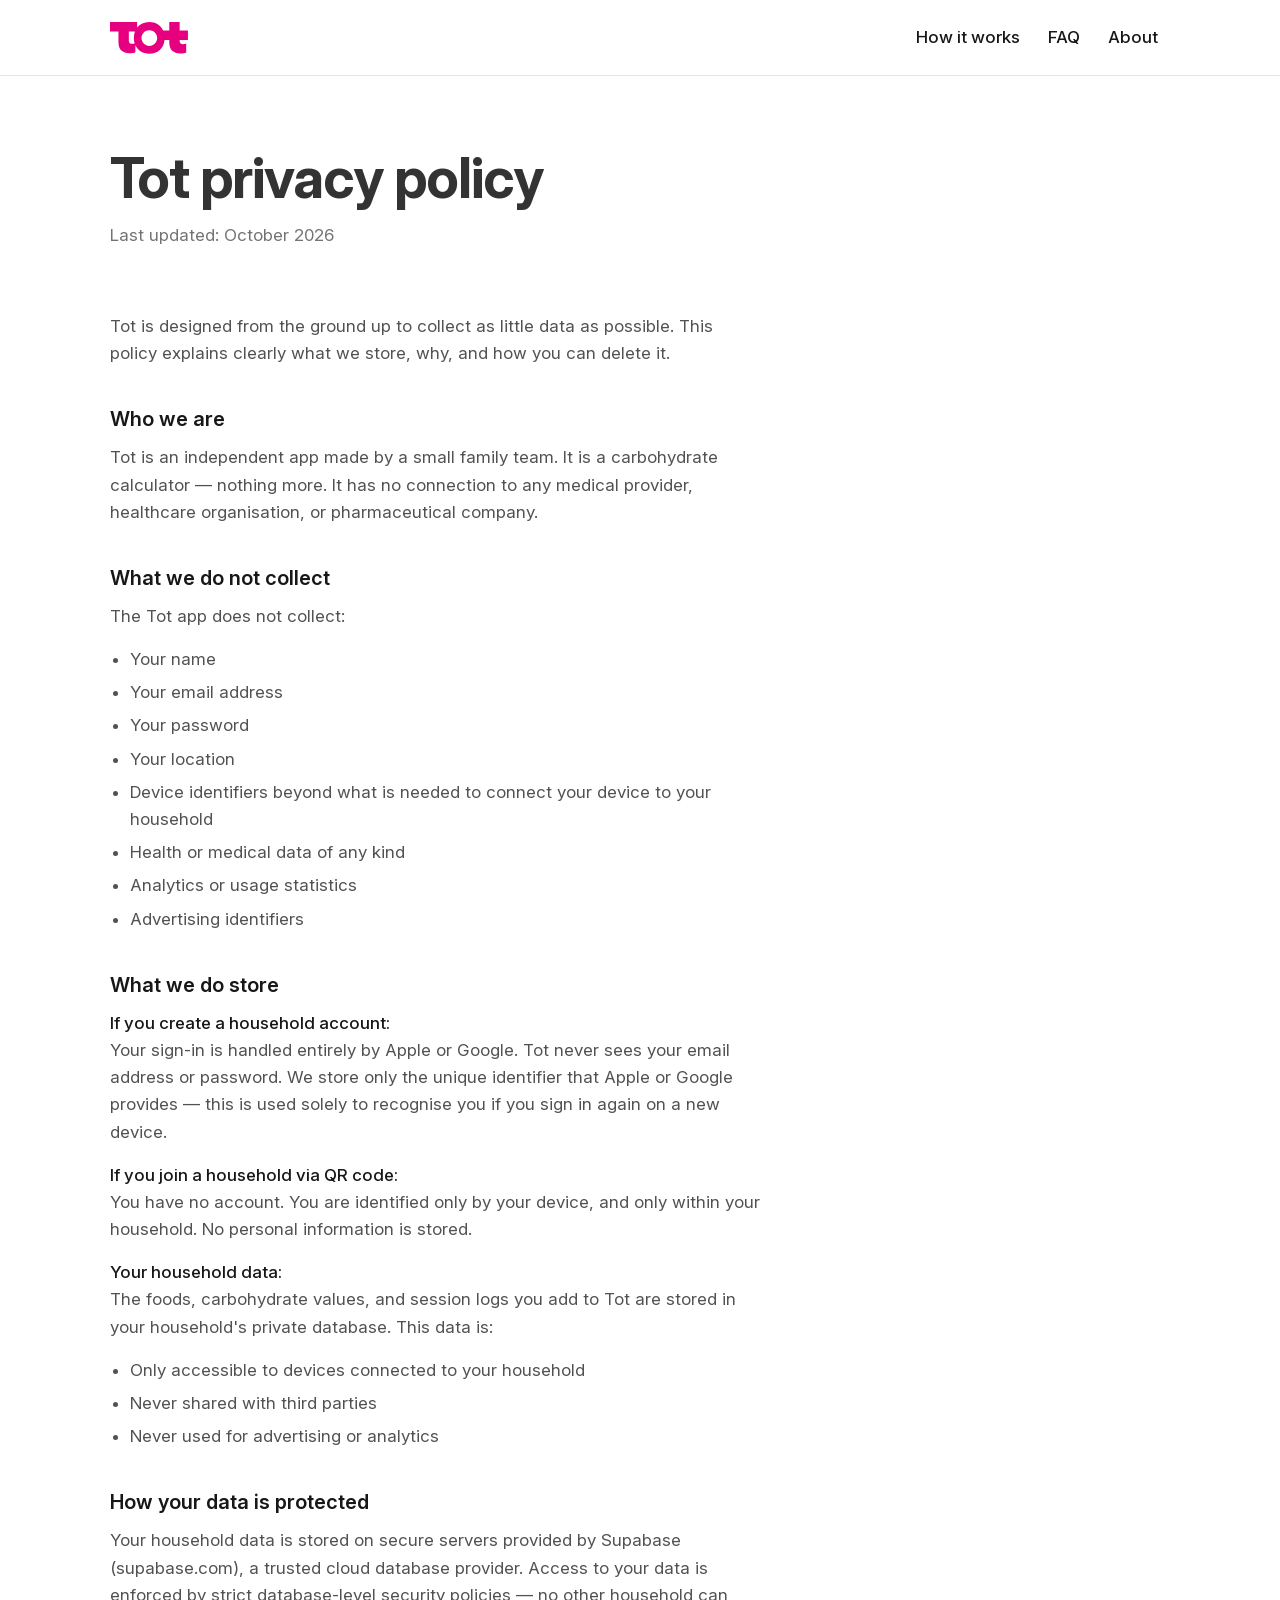
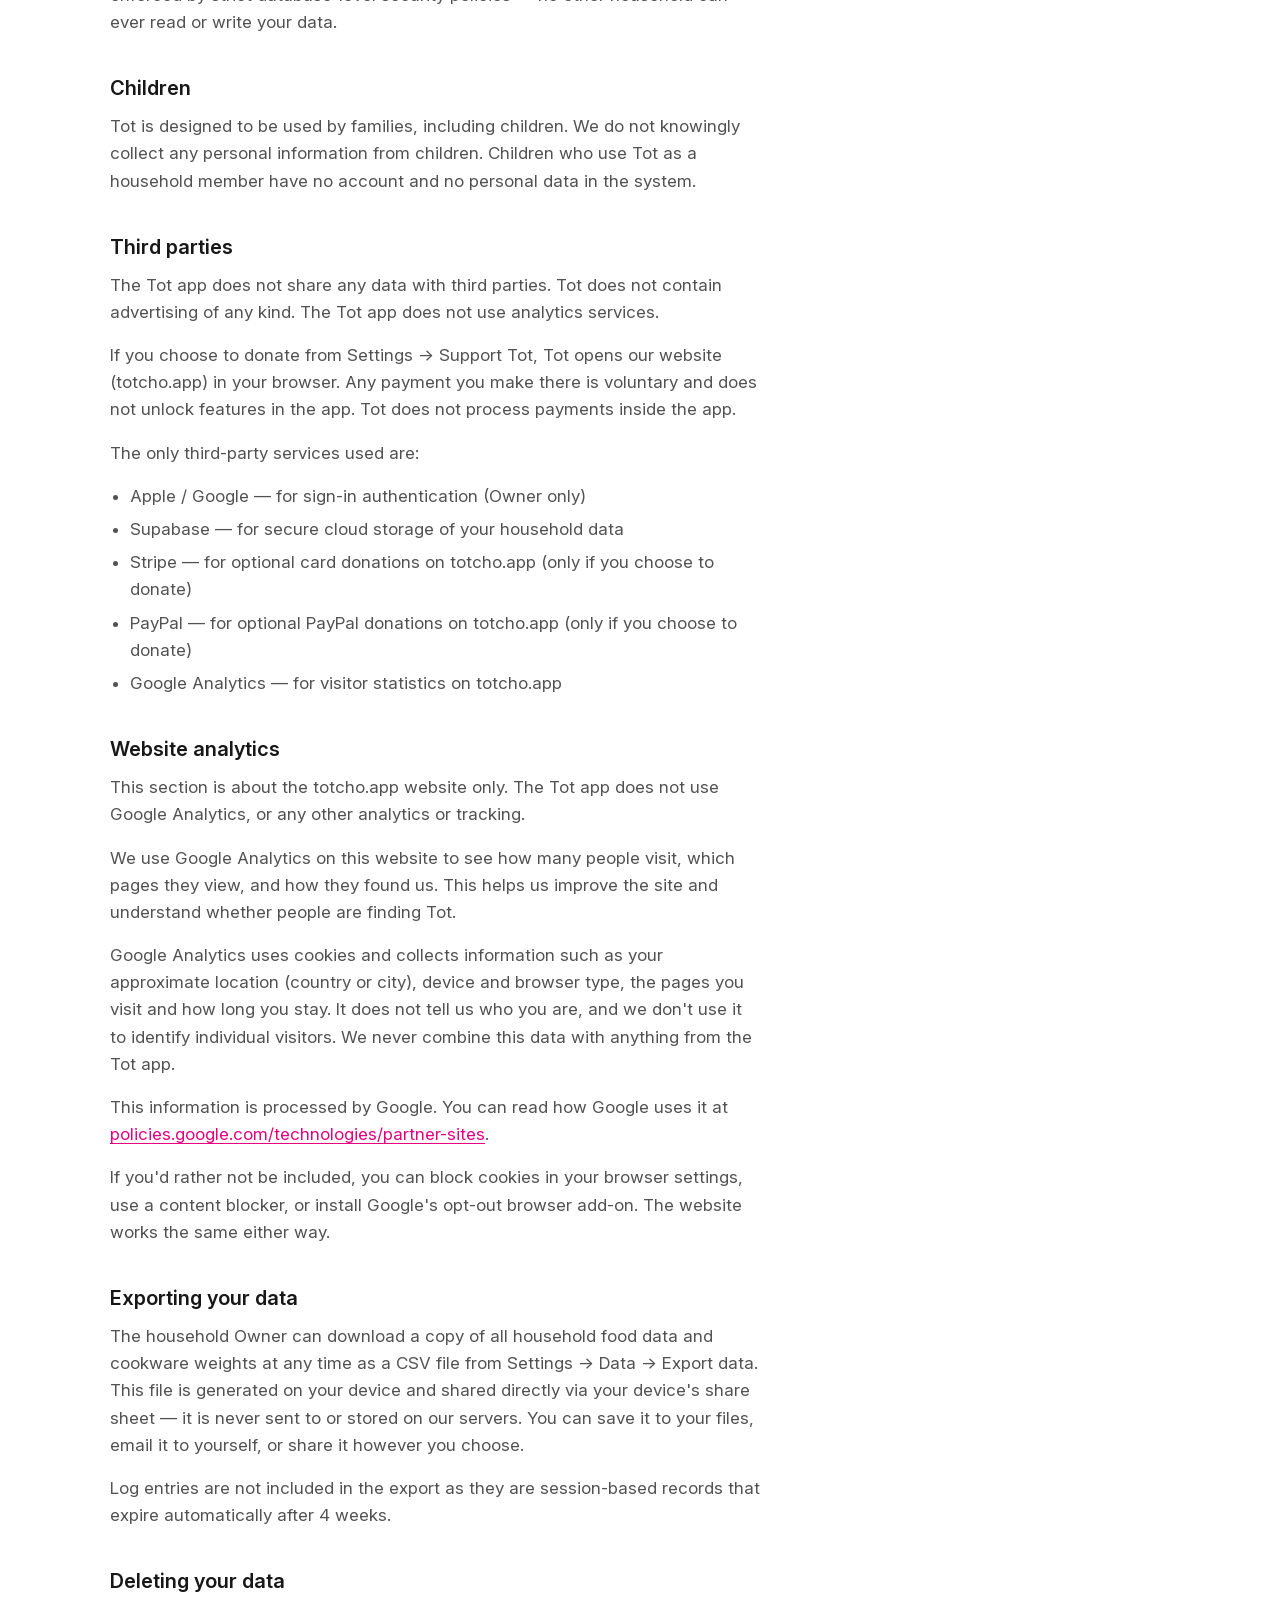
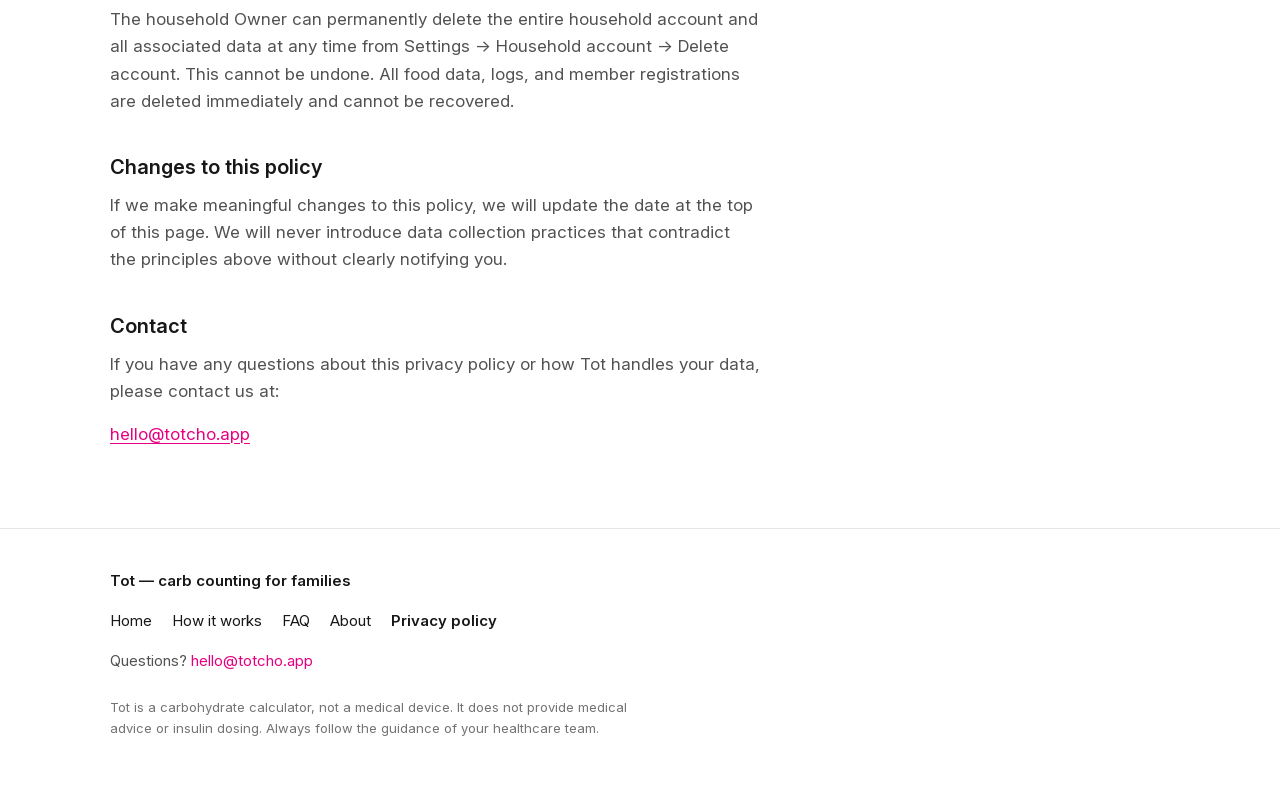
<file: privacy/index.html>
<!DOCTYPE html>
<html lang="en-NZ">
  <head>
    <meta charset="utf-8" />
    <meta name="viewport" content="width=device-width, initial-scale=1" />
    <!-- Google tag (gtag.js) -->
    <script async src="https://www.googletagmanager.com/gtag/js?id=G-PL2WRP15CT"></script>
    <script>
      window.dataLayer = window.dataLayer || [];
      function gtag(){dataLayer.push(arguments);}
      gtag('js', new Date());

      gtag('config', 'G-PL2WRP15CT');
    </script>
    <title>Tot privacy policy</title>
    <meta
      name="description"
      content="Privacy policy for Tot, a carb counting app for families with diabetes. What we store, why, and how you can delete it."
    />
    <link rel="canonical" href="https://totcho.app/privacy/" />
    <meta name="theme-color" content="#E60080" />

    <meta property="og:type" content="website" />
    <meta property="og:title" content="Tot privacy policy" />
    <meta property="og:description" content="Privacy policy for Tot, a carb counting app for families with diabetes. What we store, why, and how you can delete it." />
    <meta property="og:url" content="https://totcho.app/privacy/" />
    <meta property="og:image" content="https://totcho.app/images/og-image.png" />
    <meta name="twitter:card" content="summary_large_image" />

    <link rel="icon" href="/favicon/favicon.ico" sizes="32x32" />
    <link rel="icon" href="/favicon/favicon.svg" type="image/svg+xml" />
    <link rel="icon" href="/favicon/favicon-96x96.png" type="image/png" sizes="96x96" />
    <link rel="apple-touch-icon" href="/favicon/apple-touch-icon.png" />
    <link rel="manifest" href="/favicon/site.webmanifest" />
    <link rel="preload" href="/fonts/InterVariable-latin.woff2" as="font" type="font/woff2" crossorigin />
    <link rel="stylesheet" href="/styles.css" />
    <script src="/scripts/header.js" defer></script>
  </head>
  <body class="site">
    <a class="skip-link" href="#main">Skip to content</a>

    <header class="site-header">
      <div class="container site-header-inner">
        <a class="site-logo" href="/">
          <img src="/images/logo.svg" width="98" height="40" alt="Tot home" />
        </a>
        <nav class="site-nav" aria-label="Main">
          <ul>
            <li><a href="/how-it-works/">How it works</a></li>
            <li><a href="/faq/">FAQ</a></li>
            <li><a href="/about/">About</a></li>
          </ul>
        </nav>
      </div>
    </header>

    <main id="main">
      <section class="page-intro">
        <div class="container prose">
          <h1>Tot privacy policy</h1>
          <p class="last-updated">Last updated: October 2026</p>
        </div>
      </section>

      <div class="block policy">
        <div class="container prose">
          <div class="policy-opening">
            <p>
              Tot is designed from the ground up to collect as little data as possible. This policy
              explains clearly what we store, why, and how you can delete it.
            </p>
            <h2>Who we are</h2>
            <p>
              Tot is an independent app made by a small family team. It is a carbohydrate calculator —
              nothing more. It has no connection to any medical provider, healthcare organisation, or
              pharmaceutical company.
            </p>
          </div>

          <section>
            <h2>What we do not collect</h2>
            <p>The Tot app does not collect:</p>
            <ul>
              <li>Your name</li>
              <li>Your email address</li>
              <li>Your password</li>
              <li>Your location</li>
              <li>Device identifiers beyond what is needed to connect your device to your household</li>
              <li>Health or medical data of any kind</li>
              <li>Analytics or usage statistics</li>
              <li>Advertising identifiers</li>
            </ul>
          </section>

          <section>
            <h2>What we do store</h2>
            <p>
              <span class="emphasis">If you create a household account:</span><br />
              Your sign-in is handled entirely by Apple or Google. Tot never sees your email address or
              password. We store only the unique identifier that Apple or Google provides — this is used
              solely to recognise you if you sign in again on a new device.
            </p>
            <p>
              <span class="emphasis">If you join a household via QR code:</span><br />
              You have no account. You are identified only by your device, and only within your
              household. No personal information is stored.
            </p>
            <p>
              <span class="emphasis">Your household data:</span><br />
              The foods, carbohydrate values, and session logs you add to Tot are stored in your
              household's private database. This data is:
            </p>
            <ul>
              <li>Only accessible to devices connected to your household</li>
              <li>Never shared with third parties</li>
              <li>Never used for advertising or analytics</li>
            </ul>
          </section>

          <section>
            <h2>How your data is protected</h2>
            <p>
              Your household data is stored on secure servers provided by Supabase (supabase.com), a
              trusted cloud database provider. Access to your data is enforced by strict database-level
              security policies — no other household can ever read or write your data.
            </p>
          </section>

          <section>
            <h2>Children</h2>
            <p>
              Tot is designed to be used by families, including children. We do not knowingly collect
              any personal information from children. Children who use Tot as a household member have no
              account and no personal data in the system.
            </p>
          </section>

          <section>
            <h2>Third parties</h2>
            <p>
              The Tot app does not share any data with third parties. Tot does not contain advertising of
              any kind. The Tot app does not use analytics services.
            </p>
            <p>
              If you choose to donate from Settings → Support Tot, Tot opens our website (totcho.app)
              in your browser. Any payment you make there is voluntary and does not unlock features in
              the app. Tot does not process payments inside the app.
            </p>
            <p>The only third-party services used are:</p>
            <ul>
              <li>Apple / Google — for sign-in authentication (Owner only)</li>
              <li>Supabase — for secure cloud storage of your household data</li>
              <li>Stripe — for optional card donations on totcho.app (only if you choose to donate)</li>
              <li>PayPal — for optional PayPal donations on totcho.app (only if you choose to donate)</li>
              <li>Google Analytics — for visitor statistics on totcho.app</li>
            </ul>
          </section>

          <section>
            <h2>Website analytics</h2>
            <p>
              This section is about the totcho.app website only. The Tot app does not use Google Analytics,
              or any other analytics or tracking.
            </p>
            <p>
              We use Google Analytics on this website to see how many people visit, which pages they view,
              and how they found us. This helps us improve the site and understand whether people are
              finding Tot.
            </p>
            <p>
              Google Analytics uses cookies and collects information such as your approximate location
              (country or city), device and browser type, the pages you visit and how long you stay. It
              does not tell us who you are, and we don't use it to identify individual visitors. We never
              combine this data with anything from the Tot app.
            </p>
            <p>
              This information is processed by Google. You can read how Google uses it at
              <a href="https://policies.google.com/technologies/partner-sites">policies.google.com/technologies/partner-sites</a>.
            </p>
            <p>
              If you'd rather not be included, you can block cookies in your browser settings, use a
              content blocker, or install Google's opt-out browser add-on. The website works the same
              either way.
            </p>
          </section>

          <section>
            <h2>Exporting your data</h2>
            <p>
              The household Owner can download a copy of all household food data and cookware weights at
              any time as a CSV file from Settings → Data → Export data. This file is generated on your
              device and shared directly via your device's share sheet — it is never sent to or stored on
              our servers. You can save it to your files, email it to yourself, or share it however you
              choose.
            </p>
            <p>
              Log entries are not included in the export as they are session-based records that expire
              automatically after 4 weeks.
            </p>
          </section>

          <section>
            <h2>Deleting your data</h2>
            <p>
              The household Owner can permanently delete the entire household account and all associated
              data at any time from Settings → Household account → Delete account. This cannot be
              undone. All food data, logs, and member registrations are deleted immediately and cannot be
              recovered.
            </p>
          </section>

          <section>
            <h2>Changes to this policy</h2>
            <p>
              If we make meaningful changes to this policy, we will update the date at the top of this
              page. We will never introduce data collection practices that contradict the principles above
              without clearly notifying you.
            </p>
          </section>

          <section>
            <h2>Contact</h2>
            <p>
              If you have any questions about this privacy policy or how Tot handles your data, please
              contact us at:
            </p>
            <p class="contact-email">
              <a href="mailto:hello@totcho.app">hello@totcho.app</a>
            </p>
          </section>
        </div>
      </div>
    </main>

    <footer class="site-footer">
      <div class="container">
        <p class="site-footer-brand">Tot — carb counting for families</p>
        <nav aria-label="Footer">
          <ul class="site-footer-links">
            <li><a href="/">Home</a></li>
            <li><a href="/how-it-works/">How it works</a></li>
            <li><a href="/faq/">FAQ</a></li>
            <li><a href="/about/">About</a></li>
            <li><a href="/privacy/" aria-current="page">Privacy policy</a></li>
          </ul>
        </nav>
        <p>Questions? <a href="mailto:hello@totcho.app">hello@totcho.app</a></p>
        <p class="disclaimer">
          Tot is a carbohydrate calculator, not a medical device. It does not provide medical advice or
          insulin dosing. Always follow the guidance of your healthcare team.
        </p>
      </div>
    </footer>
  </body>
</html>
</file>
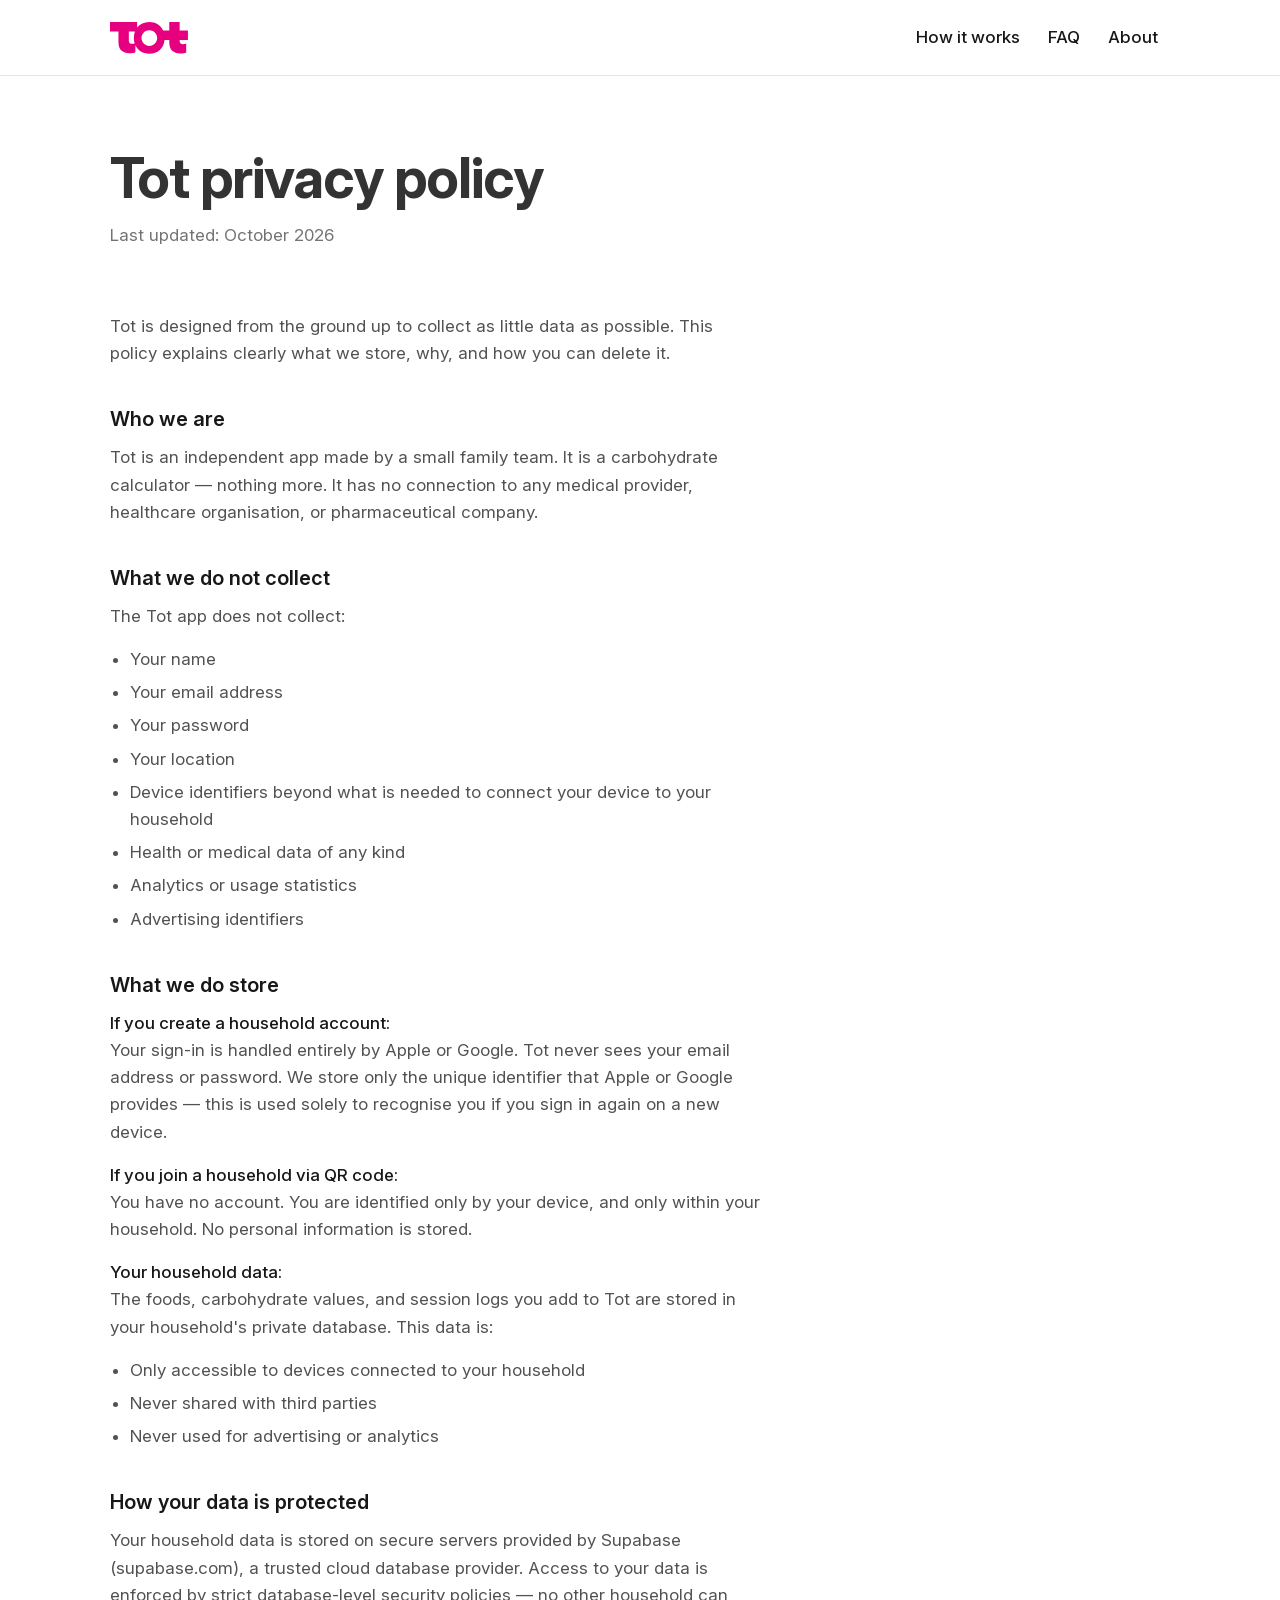
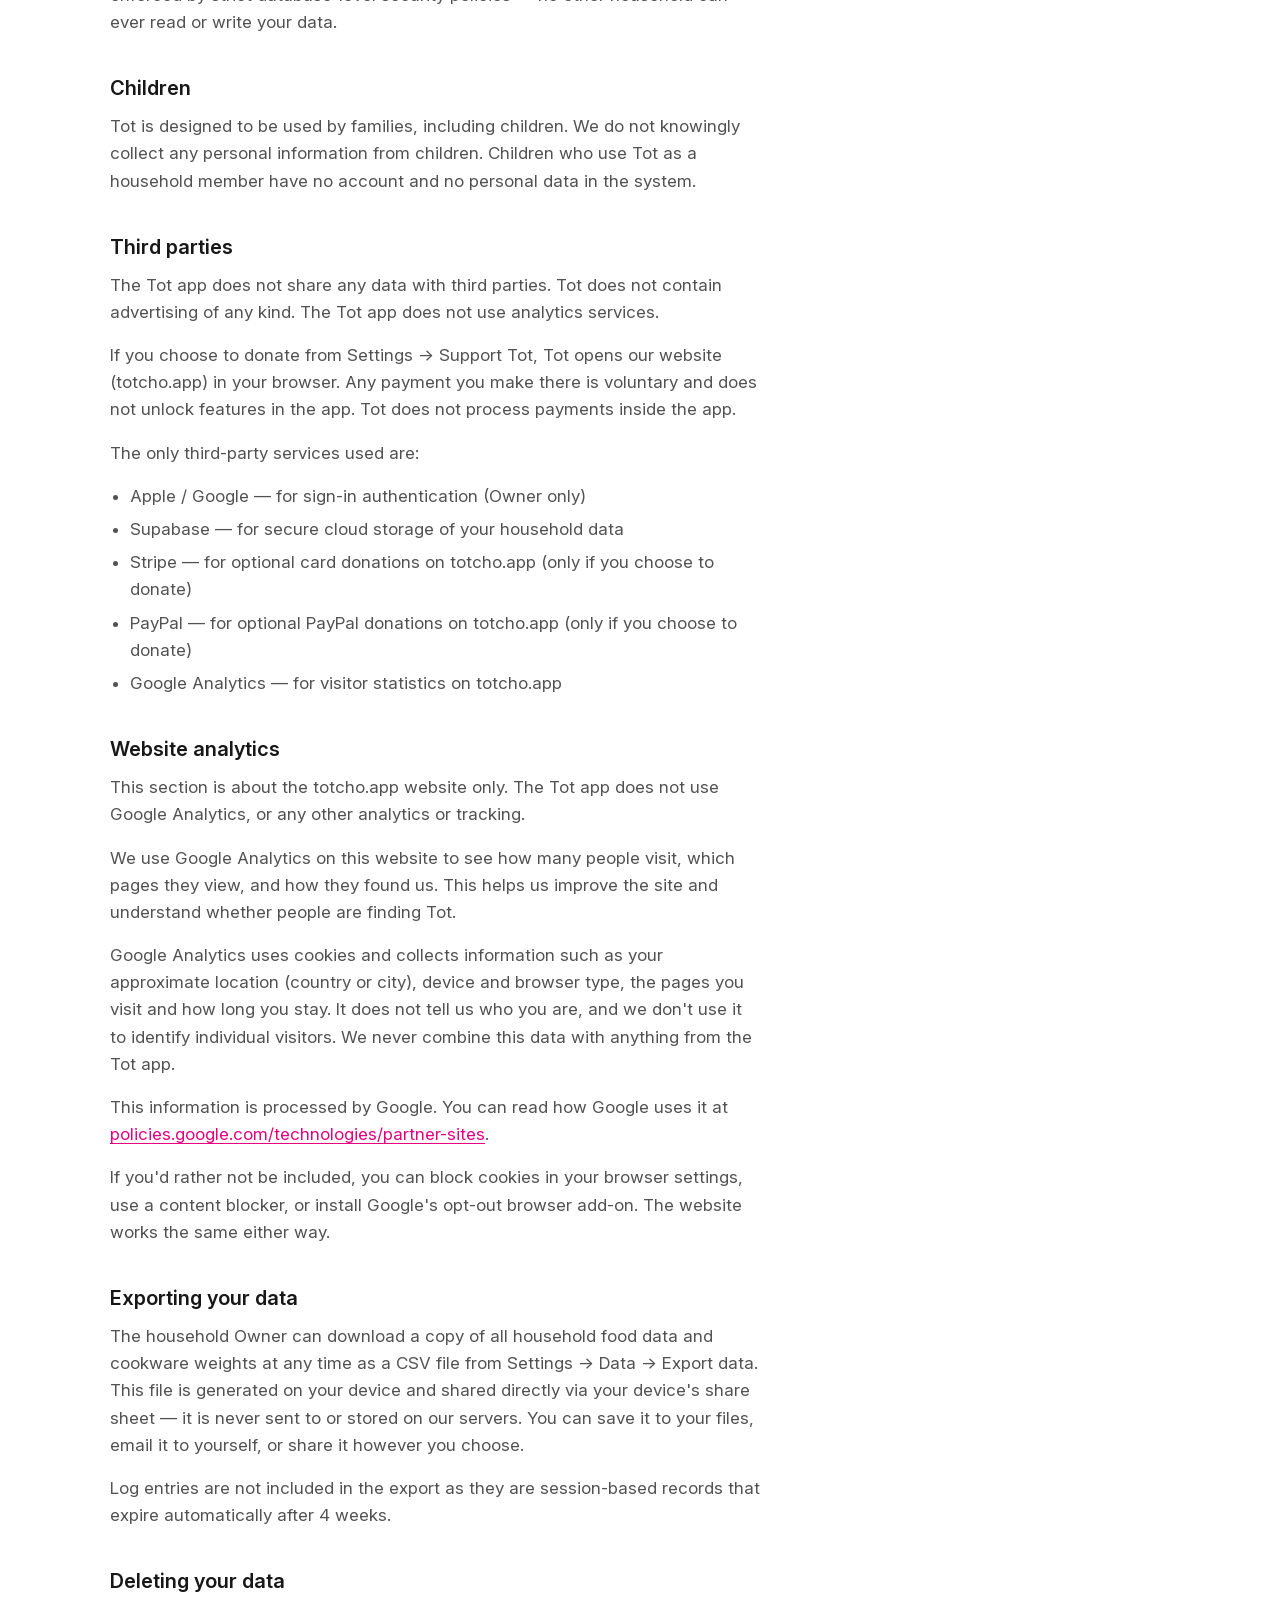
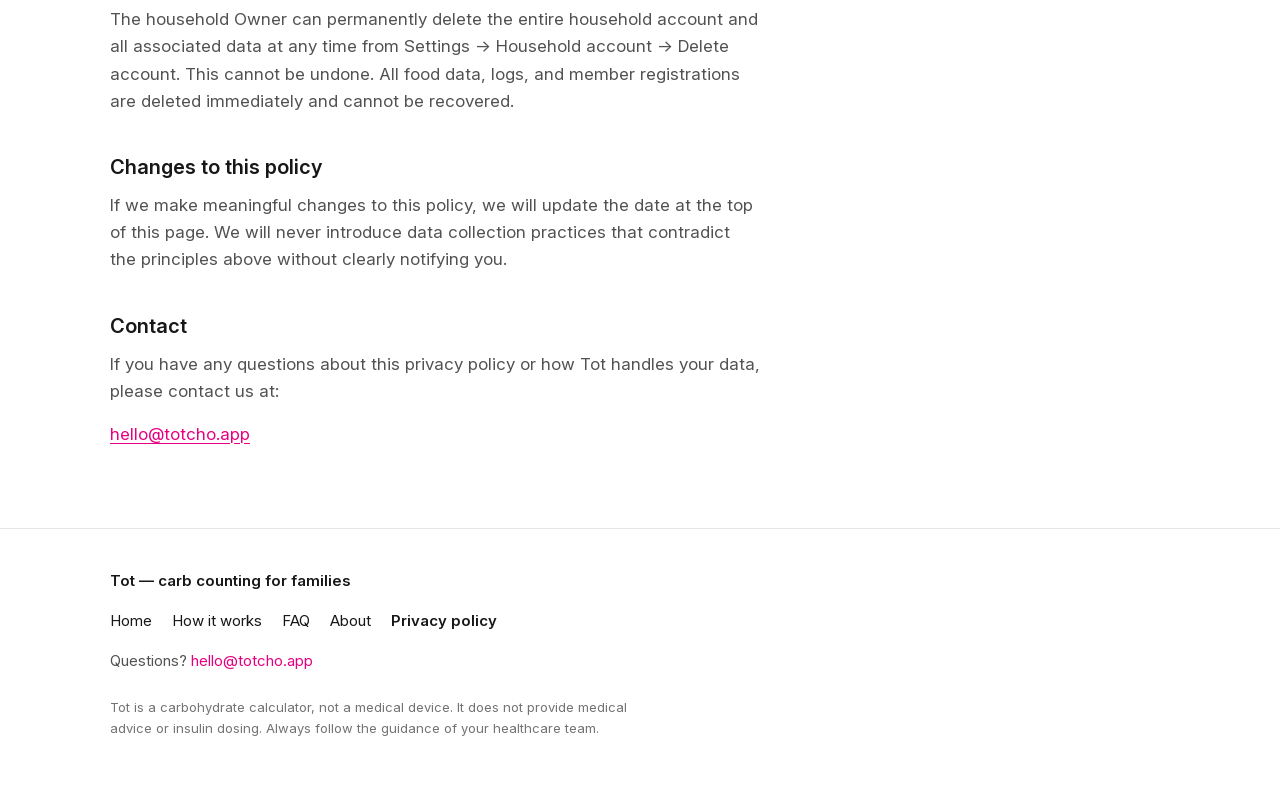
<file: privacy.html>
<!DOCTYPE html>
<html lang="en">
  <head>
    <meta charset="utf-8" />
    <meta http-equiv="refresh" content="0; url=privacy/" />
    <link rel="canonical" href="https://totcho.app/privacy/" />
    <title>Redirecting…</title>
    <script>
      location.replace('privacy/');
    </script>
  </head>
  <body>
    <p><a href="privacy/">Tot privacy policy</a></p>
  </body>
</html>
</file>
<file: styles.css>
@font-face {
  font-family: 'InterVariable';
  font-style: normal;
  font-weight: 100 900;
  font-display: swap;
  src: url('/fonts/InterVariable-latin.woff2') format('woff2');
}

:root {
  color-scheme: light;
  --grey-50: #f9f9f9;
  --grey-400: #a3a3a3;
  --grey-500: #737373;
  --grey-600: #525252;
  --grey-900: #171717;
  --pink: #e60080;
}

* {
  box-sizing: border-box;
}

body {
  margin: 0;
  font-family:
    'InterVariable',
    'Inter',
    system-ui,
    -apple-system,
    BlinkMacSystemFont,
    'Segoe UI',
    sans-serif;
  font-size: 16px;
  line-height: 1.5;
  color: var(--grey-600);
  background: #fff;
}

a {
  color: var(--grey-900);
}

a:hover {
  color: var(--pink);
}

h1 {
  margin: 0 0 1rem;
  font-size: 1.75rem;
  font-weight: 600;
  line-height: 1.25;
  color: rgb(0 0 0 / 80%);
}

.lede {
  margin: 0;
  font-size: 1rem;
  line-height: 1.5;
}

p {
  margin: 0.375rem 0;
}

.emphasis {
  font-weight: 500;
  color: var(--grey-900);
}

ul {
  margin: 0.5rem 0;
  padding-left: 1.25rem;
}

li {
  margin: 0.5rem 0;
}

/* ---------------------------------------------------------------------------
   Marketing pages (body.site). Rules above are base element styles.
   --------------------------------------------------------------------------- */

:root {
  --pink-tint: #fff2f8;
  --surface: var(--grey-50);
  --border: #e5e5e5;
  --site-width: 1100px;
}

.site {
  font-size: 1.0625rem;
  line-height: 1.6;
}

.site section {
  margin: 0;
}

.site p {
  margin: 0 0 1rem;
}

.site p:last-child {
  margin-bottom: 0;
}

.site a {
  color: var(--pink);
  text-underline-offset: 0.15em;
}

.site a:hover {
  color: var(--grey-900);
}

.site a:focus-visible {
  outline: 3px solid var(--pink);
  outline-offset: 3px;
}

.site h2 {
  margin: 0 0 1rem;
  font-size: 1.625rem;
  font-weight: 600;
  line-height: 1.25;
  color: var(--grey-900);
}

.site h3 {
  margin: 0 0 0.5rem;
  font-size: 1.125rem;
  font-weight: 600;
  line-height: 1.3;
  color: var(--grey-900);
}

.container {
  max-width: var(--site-width);
  margin: 0 auto;
  padding: 0 1.25rem;
}

.prose {
  max-width: 65ch;
}

.nowrap {
  white-space: nowrap;
}

.container.prose {
  max-width: var(--site-width);
}

.container.prose > * {
  max-width: 65ch;
}

/* Skip link */

.skip-link {
  position: absolute;
  top: -100px;
  left: 1rem;
  z-index: 10;
  padding: 0.5rem 1rem;
  background: var(--grey-900);
}

.site .skip-link {
  color: #fff;
}

.skip-link:focus {
  top: 0;
}

/* Header and nav */

.site-header {
  position: sticky;
  top: 0;
  z-index: 5;
  border-bottom: 1px solid var(--border);
  background: #fff;
  transition: transform 0.25s ease;
}

/* Toggled by /scripts/header.js; without JS the header simply stays pinned. */
.site-header.is-hidden {
  transform: translateY(-100%);
}

@media (prefers-reduced-motion: reduce) {
  .site-header {
    transition: none;
  }
}

.site-header-inner {
  display: flex;
  flex-wrap: wrap;
  align-items: center;
  justify-content: space-between;
  gap: 0.75rem 1.5rem;
  padding-top: 1rem;
  padding-bottom: 1rem;
}

.site-logo {
  display: block;
  line-height: 0;
}

.site-logo img {
  width: 78.4px;
  height: auto;
}

.site-nav ul {
  display: flex;
  flex-wrap: wrap;
  gap: 0.25rem 0.25rem;
  margin: 0;
  padding: 0;
  list-style: none;
}

.site-nav li {
  margin: 0;
}

@media (max-width: 479px) {
  .site-nav ul {
    margin-left: -0.75rem;
  }
}

.site .site-nav a {
  display: block;
  padding: 0.5rem 0.75rem;
  font-weight: 500;
  text-decoration: none;
  color: var(--grey-900);
}

.site .site-nav a:hover,
.site .site-nav a[aria-current='page'] {
  background: var(--pink-tint);
  color: var(--pink);
}

/* Hero */

.hero {
  padding: 3rem 0 3.5rem;
}

.hero-grid {
  display: grid;
  gap: 2.5rem;
  align-items: center;
}

.page-intro {
  padding: 3rem 0 3.5rem;
}

.site .hero h1,
.site .page-intro h1 {
  margin: 0 0 1.25rem;
  font-size: clamp(2.25rem, 7vw, 3.5rem);
  font-weight: 700;
  line-height: 1.1;
  letter-spacing: -0.02em;
}

.lede {
  max-width: 34rem;
  font-size: 1.1875rem;
}

.hero-note {
  font-size: 0.9375rem;
  color: var(--grey-500);
}

/* App store badges */

.store-badges {
  display: flex;
  flex-wrap: wrap;
  gap: 0.75rem;
  margin: 1.75rem 0 1rem;
}

.store-badges a {
  display: block;
  line-height: 0;
}

.store-badges img {
  width: 162px;
  height: 48px;
}

@media (max-width: 379px) {
  .store-badges {
    flex-direction: column;
    align-items: flex-start;
  }
}

/* Phone-framed screenshots */

.phone {
  width: 100%;
  max-width: 280px;
  margin: 0 auto;
  padding: 10px;
  border-radius: 40px;
  background: var(--grey-900);
  box-shadow: 0 24px 48px -16px rgba(23, 23, 23, 0.35);
}

.phone img,
.phone-placeholder {
  display: block;
  width: 100%;
  height: auto;
  border-radius: 30px;
}

.phone-placeholder {
  aspect-ratio: 1080 / 2291;
}

.phone picture,
.photo picture {
  display: block;
}

.phone-figure {
  margin: 0 auto;
}

.phone-figure figcaption {
  margin-top: 1rem;
  text-align: center;
  font-size: 0.9375rem;
  color: var(--grey-500);
}

.photo {
  margin: 0 auto;
}

.photo img {
  display: block;
  width: auto;
  height: auto;
  max-width: min(300px, 100%);
  max-height: 300px;
  opacity: 0.6;
  filter: drop-shadow(0 16px 14px rgb(23 23 23 / 28%));
}

.photo-tilt {
  transform: rotate(10deg);
}

.phone-placeholder {
  display: flex;
  align-items: center;
  justify-content: center;
  background: #fff;
  font-family: ui-monospace, SFMono-Regular, Menlo, monospace;
  font-size: 0.875rem;
  color: var(--grey-400);
}

.split-top {
  margin-top: 2rem;
  align-items: start;
}

.split-top .card-grid {
  margin: 0;
}

.phone-row {
  display: flex;
  justify-content: center;
  gap: 1.5rem;
  margin-top: 2.5rem;
}

.site .phone-row .phone {
  flex: 1 1 0;
  max-width: 260px;
  margin: 0;
}

.phone-row:focus-visible {
  outline: 3px solid var(--pink);
  outline-offset: 3px;
}

/* Narrow screens: a swipeable strip, one phone at a time. */
@media (max-width: 639px) {
  .phone-row {
    justify-content: flex-start;
    gap: 1rem;
    margin: 2rem -1.25rem 0;
    padding: 0 1.25rem 2.5rem;
    overflow-x: auto;
    scroll-snap-type: x mandatory;
    scroll-padding: 0 1.25rem;
    scrollbar-width: none;
  }

  .phone-row::-webkit-scrollbar {
    display: none;
  }

  .site .phone-row .phone {
    flex: 0 0 72%;
    scroll-snap-align: start;
  }
}

/* Content blocks */

.block {
  padding: 3.5rem 0;
}

.block-tint {
  background: var(--surface);
}

.split {
  display: grid;
  gap: 2.5rem;
  align-items: center;
}

.card-grid {
  display: grid;
  gap: 1rem;
  margin: 2rem 0 0;
  padding: 0;
  list-style: none;
}

.site .card {
  margin: 0;
  padding: 1.5rem;
  border: 1px solid var(--border);
  background: #fff;
}

.card-icon {
  display: block;
  margin-bottom: 1rem;
  fill: none;
  stroke: var(--pink);
  stroke-width: 1.5;
  stroke-linecap: round;
  stroke-linejoin: round;
}

.steps {
  margin: 0 0 1.5rem;
  padding-left: 1.5rem;
}

.steps li {
  margin: 0 0 0.75rem;
  padding-left: 0.25rem;
}

.steps li::marker {
  font-weight: 600;
  color: var(--grey-900);
}

.steps strong,
.ticks li {
  color: var(--grey-900);
}

.ticks {
  margin: 0;
  padding: 0;
  list-style: none;
}

.ticks li {
  position: relative;
  margin: 0 0 0.75rem;
  padding-left: 2rem;
}

.ticks li::before {
  content: '';
  position: absolute;
  top: 0.15em;
  left: 0.25rem;
  width: 0.5rem;
  height: 0.9rem;
  border: solid var(--pink);
  border-width: 0 3px 3px 0;
  transform: rotate(45deg);
}

.site .arrow-link {
  font-weight: 600;
  text-decoration: none;
}

.site .arrow-link:hover {
  text-decoration: underline;
}

/* FAQ */

.site .faq-block {
  padding-top: 0;
}

.faq-list {
  border-top: 1px solid var(--border);
}

.faq-item {
  border-bottom: 1px solid var(--border);
}

.faq-item summary {
  display: flex;
  align-items: flex-start;
  justify-content: space-between;
  gap: 1.5rem;
  padding: 1.25rem 0;
  font-size: 1.125rem;
  font-weight: 600;
  line-height: 1.4;
  color: var(--grey-900);
  list-style: none;
  cursor: pointer;
}

.faq-item summary::-webkit-details-marker {
  display: none;
}

/* Plus sign, which becomes a minus when the answer is open. */
.faq-item summary::after {
  content: '';
  flex: none;
  width: 0.875rem;
  height: 0.875rem;
  margin-top: 0.4em;
  background:
    linear-gradient(currentColor, currentColor) center / 100% 1.5px no-repeat,
    linear-gradient(currentColor, currentColor) center / 1.5px 100% no-repeat;
}

.faq-item[open] summary::after {
  background: linear-gradient(currentColor, currentColor) center / 100% 1.5px no-repeat;
}

.faq-item summary:focus-visible {
  outline: 3px solid var(--pink);
  outline-offset: 3px;
}

.faq-answer {
  padding: 0 2.5rem 1.5rem 0;
}

.faq-answer strong {
  color: var(--grey-900);
}

/* About */

.site .about-story {
  padding-top: 0;
}

.site .about-contact {
  margin-top: 2rem;
  color: var(--grey-900);
}

.about-story .store-badges {
  margin-bottom: 0;
}

/* Privacy policy */

.site .last-updated {
  margin-top: -0.5rem;
  color: var(--grey-500);
}

.site .policy {
  padding-top: 0;
}

.site .policy h2 {
  margin: 2.5rem 0 0.75rem;
  font-size: 1.25rem;
}

.policy ul {
  margin: 0 0 1rem;
  padding-left: 1.25rem;
}

.policy li {
  margin: 0 0 0.375rem;
}

/* Closing call to action */

.cta-band {
  padding: 3.5rem 0;
  text-align: center;
  background: var(--surface);
}

.site .cta-band h2 {
  margin: 0;
  font-size: clamp(1.75rem, 5vw, 2.25rem);
  font-weight: 700;
}

.cta-band .store-badges {
  justify-content: center;
  margin-bottom: 0;
}

@media (max-width: 379px) {
  .cta-band .store-badges {
    align-items: center;
  }
}

/* Footer */

.site-footer {
  padding: 2.5rem 0 3rem;
  border-top: 1px solid var(--border);
  font-size: 0.9375rem;
  color: var(--grey-600);
}

.site-footer-brand {
  font-weight: 600;
  color: var(--grey-900);
}

.site-footer-links {
  display: flex;
  flex-wrap: wrap;
  gap: 0.25rem 1.25rem;
  margin: 0 0 1rem;
  padding: 0;
  list-style: none;
}

.site-footer-links li {
  margin: 0;
}

.site .site-footer a {
  text-decoration: none;
}

.site .site-footer a:hover {
  text-decoration: underline;
}

.site .site-footer-links a {
  color: var(--grey-900);
}

.site .site-footer-links a[aria-current='page'] {
  font-weight: 600;
}

.site .disclaimer {
  max-width: 65ch;
  margin-top: 1.5rem;
  font-size: 0.8125rem;
  color: var(--grey-500);
}

/* Wider screens */

@media (min-width: 640px) {
  .card-grid {
    grid-template-columns: repeat(2, 1fr);
  }

  .card:last-child:nth-child(odd) {
    grid-column: 1 / -1;
  }
}

@media (min-width: 768px) {
  .hero {
    padding: 4.5rem 0 5rem;
  }

  .hero-grid,
  .split {
    grid-template-columns: 1fr auto;
    gap: 4rem;
  }

  .hero-grid .phone,
  .split .phone {
    width: 280px;
  }

  .split .photo {
    margin: 0;
  }

  .split-flip {
    grid-template-columns: auto 1fr;
  }

  .split-flip .phone {
    order: -1;
  }

  .page-intro {
    padding: 4.5rem 0 4rem;
  }

  .block,
  .cta-band {
    padding: 5rem 0;
  }

  .site h2 {
    font-size: 2rem;
  }
}

@media (min-width: 768px) and (max-width: 1023px) {
  .split-top {
    grid-template-columns: 1fr;
  }
}

/* Beta sign-up. Default (and no JS) shows the tester buttons.
   html[data-app-status="live"] is set by /scripts/site-config.js. */

:root {
  --btn-stroke: #e60080;
}

.site .btn {
  border-radius: 0;
  appearance: none;
}

.site .btn {
  display: inline-block;
  margin: 0;
  padding: 0.75rem 1.1rem;
  border: 2px solid var(--btn-stroke);
  background: #fff;
  color: var(--grey-900);
  font: inherit;
  font-weight: 600;
  line-height: 1.2;
  text-align: center;
  text-decoration: none;
  cursor: pointer;
}

.site a.btn:hover,
.site .btn:hover {
  background: var(--pink-tint);
  color: var(--grey-900);
}

.site .btn:focus-visible {
  outline: 3px solid var(--grey-900);
  outline-offset: 3px;
}

.site .btn-secondary {
  border: 1px solid var(--border);
  background: #fff;
  color: var(--grey-900);
}

.site .btn-secondary:hover {
  background: var(--grey-50);
  color: var(--grey-900);
}

.site .btn.is-current {
  box-shadow: 0 0 0 3px var(--grey-900);
}

/* Phone: the matching call-to-action leads. Desktop stays even.
   On /beta/, ?platform= moves that platform's instructions first. */
html[data-device="ios"] a.btn[data-beta-platform="iPhone"],
html[data-device="android"] a.btn[data-beta-platform="Android"] {
  box-shadow: 0 0 0 3px var(--grey-900);
}

html[data-device="android"] .get-tot__beta a.btn[data-beta-platform="Android"] {
  order: -1;
}

.beta-platforms {
  display: flex;
  flex-direction: column;
  gap: 1.5rem;
  margin-top: 2rem;
}

html[data-device="android"]:not([data-beta-focus="iphone"]) .beta-platform--android,
html[data-beta-focus="android"] .beta-platform--android {
  order: -1;
}

.site .beta-dialog .steps,
.site .beta-platform .steps {
  margin-bottom: 0.75rem;
}

.site .beta-dialog .steps p,
.site .beta-platform .steps p {
  margin-top: 0.65rem;
}

.get-tot {
  margin: 1.75rem 0 1rem;
}

.get-tot__beta,
.beta-actions {
  display: flex;
  flex-wrap: wrap;
  gap: 0.75rem;
}

.get-tot__note {
  flex: 1 0 100%;
  margin: 0;
  font-size: 0.9375rem;
  color: var(--grey-500);
}

.site .get-tot__note strong {
  font-weight: 600;
  color: var(--grey-900);
}

.hero .get-tot {
  margin-bottom: 0.25rem;
}

.hero .hero-note {
  margin-top: 0.25rem;
}

.get-tot__live {
  display: none;
}

html[data-app-status="live"] .get-tot__beta {
  display: none;
}

html[data-app-status="live"] .get-tot__live {
  display: flex;
}

.get-tot .store-badges {
  margin: 0;
}

.cta-band .get-tot {
  margin-bottom: 0;
}

.cta-band .get-tot__beta,
.cta-band .get-tot__live {
  justify-content: center;
}

.cta-band .get-tot__note {
  text-align: center;
}

.about-story .get-tot {
  margin-bottom: 0;
}

@media (max-width: 479px) {
  .get-tot__beta,
  .beta-actions {
    flex-direction: column;
    align-items: flex-start;
  }

  .cta-band .get-tot__beta {
    align-items: center;
  }
}

.beta-dialog[open] {
  display: flex;
  flex-direction: column;
}

.beta-dialog {
  width: calc(100vw - 32px);
  max-width: 480px;
  max-height: calc(100vh - 32px);
  max-height: calc(100dvh - 32px);
  margin: auto;
  padding: 1.5rem 1.5rem 1.25rem;
  overflow: hidden;
  border: none;
  border-radius: 0;
  background: #fff;
  color: var(--grey-600);
}

.beta-dialog__body {
  min-height: 0;
  overflow: auto;
}

.beta-dialog > .btn-secondary {
  flex: none;
  align-self: flex-start;
  margin-top: 1rem;
}

.beta-dialog::backdrop {
  background: rgba(23, 23, 23, 0.55);
}

.site .beta-dialog h2 {
  margin-bottom: 0.5rem;
  font-size: 1.375rem;
}

.site .beta-dialog h3 {
  margin: 0.85rem 0 0.35rem;
}

.site .beta-dialog p {
  margin-bottom: 0.65rem;
}

.beta-dialog ul {
  margin: 0 0 0.65rem;
}

.beta-dialog li {
  margin: 0.2rem 0;
}

.site .beta-dialog .fine-print {
  margin-bottom: 0;
}

.fine-print {
  font-size: 0.8125rem;
  color: var(--grey-500);
}
</file>
